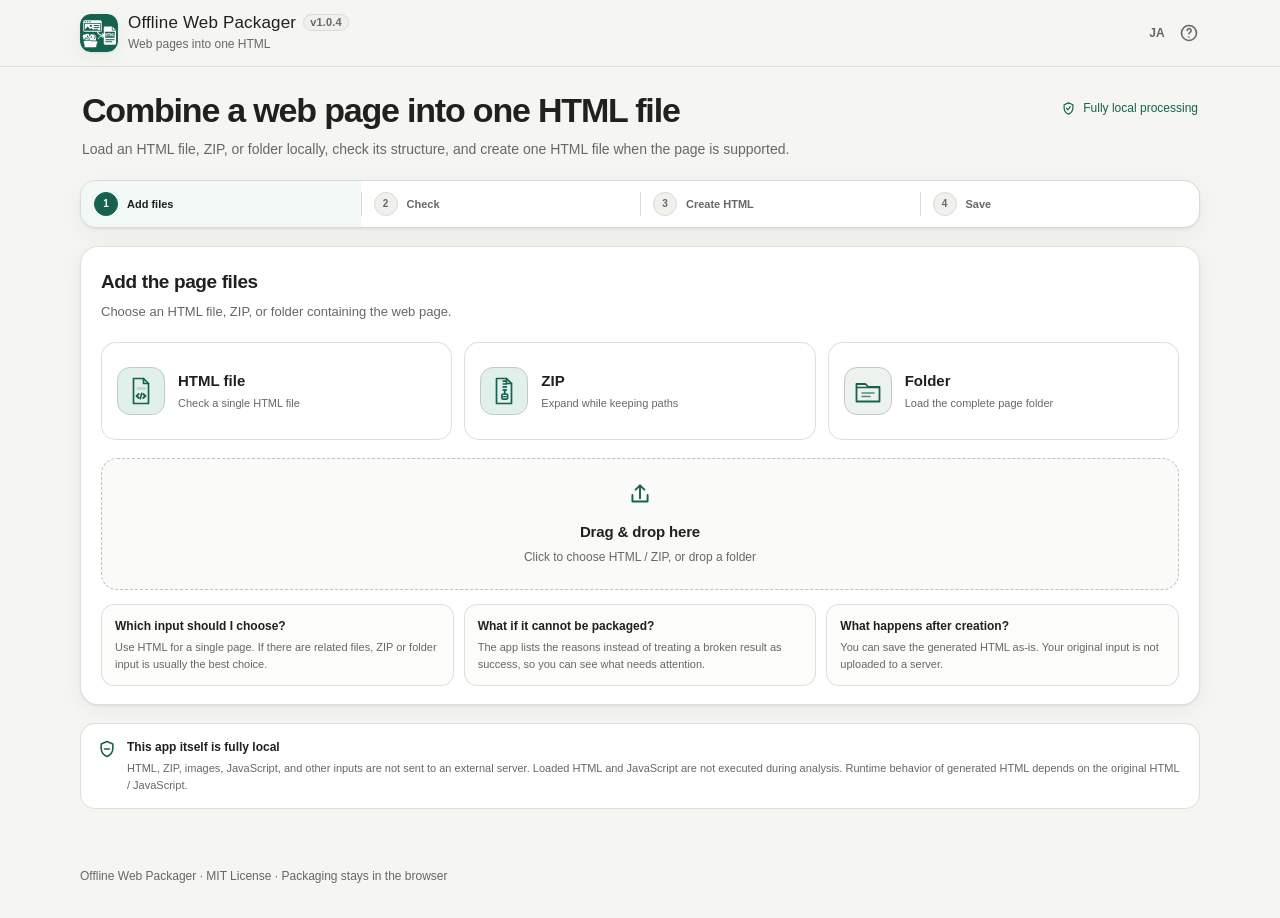
<file: offline-web-packager.html>
<!doctype html>
<html lang="ja">
<head>
  <meta charset="utf-8">
  <meta name="viewport" content="width=device-width,initial-scale=1,viewport-fit=cover">
  <meta name="color-scheme" content="light">
  <meta name="theme-color" content="#f5f5f2">
  <meta http-equiv="Content-Security-Policy" content="default-src 'self' data: blob:; script-src 'self' 'unsafe-inline' blob:; style-src 'self' 'unsafe-inline'; img-src 'self' data: blob:; font-src 'self' data: blob:; media-src 'self' data: blob:; worker-src 'self' blob:; connect-src 'none'; object-src 'none'; frame-src 'none'; base-uri 'none'; form-action 'none'">
  <title>Offline Web Packager</title>
  <link rel="icon" href="[data-uri]">
  <style>
    :root {
      color-scheme: light;
      --bg: #f5f5f2;
      --surface: #fff;
      --surface-muted: #f0f1ed;
      --surface-hover: #e9ebe6;
      --text: #20211f;
      --muted: #666963;
      --line: #dadbd6;
      --line-strong: #bfc1ba;
      --accent: #16624f;
      --accent-hover: #0e503f;
      --accent-soft: #e1f0ea;
      --warn: #8a5a00;
      --warn-soft: #fff4d8;
      --danger: #b3261e;
      --danger-soft: #fdecea;
      --focus: #4d8bc7;
      --shadow-sm: 0 1px 2px rgba(25,28,24,.08),0 6px 24px rgba(25,28,24,.05);
      --shadow-md: 0 20px 44px rgba(25,28,24,.16);
      --radius: 14px;
      --header-height: 66px;
    }
    * { box-sizing: border-box; }
    html { min-height: 100%; background: var(--bg); scroll-behavior: smooth; }
    body {
      margin: 0; min-height: 100vh; background: var(--bg); color: var(--text);
      font-family: -apple-system,BlinkMacSystemFont,"Segoe UI","Noto Sans JP","Yu Gothic UI","Hiragino Kaku Gothic ProN",Meiryo,sans-serif;
      font-size: 15px; line-height: 1.55; -webkit-font-smoothing: antialiased;
    }
    button,input,select { font: inherit; }
    button { color: inherit; }
    button:focus-visible,input:focus-visible,select:focus-visible,summary:focus-visible,[tabindex]:focus-visible {
      outline: 3px solid color-mix(in srgb,var(--focus) 55%,transparent); outline-offset: 2px;
    }
    .sr-only { position:absolute!important; width:1px!important; height:1px!important; padding:0!important; margin:-1px!important; overflow:hidden!important; clip:rect(0,0,0,0)!important; white-space:nowrap!important; border:0!important; }
    .app-header { position: sticky; z-index: 30; top: 0; min-height: var(--header-height); border-bottom: 1px solid color-mix(in srgb,var(--line) 82%,transparent); background: color-mix(in srgb,var(--bg) 92%,transparent); backdrop-filter: blur(16px) saturate(1.2); }
    .header-inner { width:min(1180px,100%); min-height:var(--header-height); margin:0 auto; padding:10px clamp(14px,2.8vw,30px); display:flex; align-items:center; gap:14px; }
    .brand { display:flex; align-items:center; gap:10px; min-width:0; }
    .brand-mark { display:block; width:38px; height:38px; flex:0 0 auto; border-radius:11px; overflow:hidden; box-shadow:var(--shadow-sm); }
    .brand-mark img { width:100%; height:100%; display:block; }
    .brand-copy { min-width:0; }
    .brand-name { margin:0; font-size:17px; line-height:1.2; letter-spacing:.01em; white-space:nowrap; overflow:hidden; text-overflow:ellipsis; }
    .version-badge { display:inline-flex; align-items:center; margin-left:7px; padding:1px 6px; border:1px solid var(--line); border-radius:999px; color:var(--muted); background:var(--surface-muted); font-size:11px; font-weight:650; vertical-align:2px; }
    .brand-meta { margin:2px 0 0; color:var(--muted); font-size:12px; white-space:nowrap; overflow:hidden; text-overflow:ellipsis; }
    .header-actions { margin-left:auto; display:flex; align-items:center; gap:12px; }
    .language-button { min-width:0; padding:5px 1px; border:0; background:transparent; color:var(--muted); font-size:12px; font-weight:750; letter-spacing:.02em; cursor:pointer; transition:color .16s ease,opacity .16s ease; }
    .language-button:hover { color:var(--text); }
    .language-button:active { opacity:.65; }
    .icon-button { display:inline-grid; place-items:center; width:38px; height:38px; padding:0; border:1px solid var(--line); border-radius:10px; background:var(--surface); cursor:pointer; transition:border-color .16s ease,background .16s ease,transform .16s ease; }
    .icon-button:hover { border-color:var(--line-strong); background:var(--surface-hover); }
    .icon-button:active { transform:translateY(1px); }
    .icon-button svg { width:18px; height:18px; display:block; }
    .header-icon-button { width:auto; height:auto; padding:5px 1px; border:0; border-radius:0; background:transparent; color:var(--muted); transition:color .16s ease,opacity .16s ease; }
    .header-icon-button:hover { border-color:transparent; background:transparent; color:var(--text); }
    .header-icon-button:active { transform:none; opacity:.65; }
    .header-icon-button svg { width:20px; height:20px; }
    .main { width:min(1180px,100%); margin:0 auto; padding:22px clamp(14px,2.8vw,30px) 58px; }
    .page-intro { display:flex; align-items:flex-start; justify-content:space-between; gap:20px; padding:0 2px 20px; }
    .page-intro h1 { margin:0; font-size:clamp(25px,4vw,34px); line-height:1.25; letter-spacing:-.035em; }
    .page-intro p { margin:7px 0 0; max-width:760px; color:var(--muted); font-size:14px; }
    .local-badge { display:inline-flex; align-items:center; gap:7px; flex:0 0 auto; margin-top:3px; padding:7px 0; border:0; border-radius:0; color:var(--accent); background:transparent; font-size:12px; font-weight:500; white-space:nowrap; }
    .local-badge svg { width:15px; height:15px; }

    .workflow { margin:0 0 18px; border:1px solid var(--line); border-radius:16px; background:var(--surface); box-shadow:var(--shadow-sm); overflow:hidden; }
    .workflow-list { display:grid; grid-template-columns:repeat(4,minmax(0,1fr)); margin:0; padding:0; list-style:none; }
    .workflow-step { position:relative; display:flex; align-items:center; gap:9px; min-width:0; padding:11px 13px; color:var(--muted); font-size:11px; font-weight:720; }
    .workflow-step + .workflow-step::before { content:""; position:absolute; left:0; top:24%; bottom:24%; width:1px; background:var(--line); }
    .workflow-number { display:grid; place-items:center; width:24px; height:24px; flex:0 0 auto; border:1px solid var(--line); border-radius:50%; background:var(--surface-muted); color:var(--muted); font-size:10px; font-weight:850; }
    .workflow-label { overflow:hidden; text-overflow:ellipsis; white-space:nowrap; }
    .workflow-step[data-state="current"] { color:var(--text); background:color-mix(in srgb,var(--accent-soft) 48%,#fff); }
    .workflow-step[data-state="current"] .workflow-number { border-color:var(--accent); background:var(--accent); color:#fff; }
    .workflow-step[data-state="done"] { color:var(--accent); }
    .workflow-step[data-state="done"] .workflow-number { border-color:var(--accent); background:var(--accent-soft); color:var(--accent); }
    .panel { margin:0 0 18px; border:1px solid color-mix(in srgb,var(--line) 84%,transparent); border-radius:18px; background:var(--surface); box-shadow:var(--shadow-sm); overflow:hidden; }
    .panel-head { display:flex; justify-content:space-between; align-items:flex-start; gap:16px; padding:20px 20px 4px; }
    .panel-head h2 { margin:0; font-size:19px; letter-spacing:-.02em; }
    .panel-head p { margin:5px 0 0; color:var(--muted); font-size:13px; }
    .input-grid { display:grid; grid-template-columns:repeat(3,minmax(0,1fr)); gap:12px; padding:16px 20px; }
    .input-button { min-height:98px; display:flex; align-items:center; gap:13px; width:100%; padding:15px; border:1px solid color-mix(in srgb,var(--line) 88%,transparent); border-radius:15px; background:var(--surface); box-shadow:0 1px 0 rgba(255,255,255,.9) inset; text-align:left; cursor:pointer; transition:border-color .15s ease,background .15s ease,transform .15s ease,box-shadow .15s ease; }
    .input-button:hover { border-color:color-mix(in srgb,var(--accent) 48%,var(--line)); background:var(--accent-soft); box-shadow:0 6px 16px rgba(22,98,79,.08); }
    .input-button:active { transform:translateY(1px); }
    .input-icon { display:grid; place-items:center; width:48px; height:48px; flex:0 0 auto; border:1px solid color-mix(in srgb,var(--accent) 13%,var(--line)); border-radius:13px; background:color-mix(in srgb,var(--accent-soft) 72%,#fff); color:var(--accent); }
    .input-icon svg { width:32px; height:32px; }
    .input-button[data-kind="html"] .input-icon { background:var(--accent-soft); }
    .input-button[data-kind="zip"] .input-icon { background:var(--accent-soft); }
    .input-button[data-kind="folder"] .input-icon { background:#edf2ef; }
    .input-label { display:block; font-weight:780; }
    .input-note { display:block; margin-top:3px; color:var(--muted); font-size:11px; font-weight:500; }
    .dropzone { margin:2px 20px 14px; min-height:132px; display:grid; place-items:center; padding:22px; border:1.5px dashed var(--line-strong); border-radius:16px; background:#fafaf8; text-align:center; cursor:pointer; transition:border-color .15s ease,background .15s ease,box-shadow .15s ease,transform .15s ease; }
    .dropzone:hover,.dropzone:focus-visible,.dropzone[data-active="true"] { border-color:var(--accent); background:var(--accent-soft); box-shadow:inset 0 0 0 1px var(--accent), 0 8px 22px rgba(22,98,79,.07); }
    .dropzone:active { transform:translateY(1px); }
    .dropzone[aria-disabled="true"] { cursor:not-allowed; opacity:.58; transform:none; }
    .dropzone svg { width:26px; height:26px; color:var(--accent); }
    .dropzone strong { display:block; margin-top:7px; font-size:15px; letter-spacing:-.01em; }
    .dropzone span { display:block; margin-top:4px; color:var(--muted); font-size:12px; }
    .quick-guide { display:grid; grid-template-columns:repeat(3,minmax(0,1fr)); gap:10px; padding:0 20px 18px; }
    .quick-guide-item { min-width:0; padding:12px 13px; border:1px solid color-mix(in srgb,var(--line) 84%,transparent); border-radius:13px; background:#fcfcfb; }
    .quick-guide-item strong { display:block; font-size:12px; }
    .quick-guide-item p { margin:4px 0 0; color:var(--muted); font-size:11px; line-height:1.55; }
    .busy-row { display:none; align-items:center; gap:10px; margin:0 20px 20px; padding:12px 14px; border-radius:12px; background:var(--surface-muted); color:var(--muted); font-size:13px; }
    .busy-row[data-visible="true"] { display:flex; }
    .busy-copy { min-width:0; flex:1 1 auto; }
    .busy-copy strong { display:block; color:var(--text); font-size:12px; }
    .busy-progress-line { display:flex; align-items:center; gap:8px; margin-top:5px; }
    .busy-progress { width:min(300px,40vw); height:7px; accent-color:var(--accent); }
    .busy-progress-text { min-width:42px; color:var(--muted); font-size:10px; font-variant-numeric:tabular-nums; }
    .busy-cancel { min-height:36px; flex:0 0 auto; padding:6px 10px; }
    .spinner { width:17px; height:17px; flex:0 0 auto; border:2px solid var(--line-strong); border-top-color:var(--accent); border-radius:50%; animation:spin .8s linear infinite; }
    @keyframes spin { to { transform:rotate(360deg); } }
    .result-panel[hidden] { display:none; }
    .result-status { display:flex; align-items:flex-start; gap:12px; padding:20px 20px 18px; border-bottom:1px solid var(--line); background:#f8fcfa; }
    .result-status-icon { display:grid; place-items:center; width:38px; height:38px; flex:0 0 auto; border-radius:50%; background:var(--accent-soft); color:var(--accent); }
    .result-status-icon svg { width:21px; height:21px; }
    .result-status h2 { margin:0; font-size:18px; }
    .result-status p { margin:3px 0 0; color:var(--muted); font-size:12px; }
    .result-status[data-status="review"] { background:var(--warn-soft); }
    .result-status[data-status="review"] .result-status-icon { background:var(--warn-soft); color:var(--warn); }
    .result-status[data-status="blocked"] { background:var(--danger-soft); }
    .result-status[data-status="blocked"] .result-status-icon { background:var(--danger-soft); color:var(--danger); }
    .result-status[data-status="analyzing"] .result-status-icon { background:var(--surface-muted); color:var(--muted); }
    .analysis-section { border-top:1px solid var(--line); padding:16px 20px; }
    .analysis-head { display:flex; align-items:flex-start; justify-content:space-between; gap:12px; margin-bottom:11px; }
    .analysis-head h3 { margin:0; font-size:14px; }
    .analysis-head p { margin:3px 0 0; color:var(--muted); font-size:11px; }
    .analysis-counts { display:flex; flex-wrap:wrap; gap:6px; }
    .analysis-count { display:inline-flex; align-items:center; gap:5px; min-height:26px; padding:3px 8px; border:1px solid var(--line); border-radius:999px; background:var(--surface-muted); color:var(--muted); font-size:10px; font-weight:750; white-space:nowrap; }
    .analysis-count[data-kind="block"] { border-color:color-mix(in srgb,var(--danger) 22%,var(--line)); background:var(--danger-soft); color:var(--danger); }
    .analysis-count[data-kind="warning"] { border-color:color-mix(in srgb,var(--warn) 24%,var(--line)); background:var(--warn-soft); color:var(--warn); }
    .finding-list { display:grid; gap:8px; margin:0; padding:0; list-style:none; }
    .finding-item { display:grid; grid-template-columns:auto minmax(0,1fr); gap:10px; align-items:flex-start; padding:11px 12px; border:1px solid var(--line); border-radius:11px; background:#fcfcfb; }
    .finding-item[data-severity="block"] { border-color:color-mix(in srgb,var(--danger) 22%,var(--line)); background:color-mix(in srgb,var(--danger-soft) 55%,#fff); }
    .finding-item[data-severity="warning"] { border-color:color-mix(in srgb,var(--warn) 20%,var(--line)); background:color-mix(in srgb,var(--warn-soft) 52%,#fff); }
    .finding-icon { width:22px; height:22px; display:grid; place-items:center; margin-top:1px; border-radius:50%; background:var(--surface-muted); color:var(--accent); }
    .finding-item[data-severity="block"] .finding-icon { background:var(--danger-soft); color:var(--danger); }
    .finding-item[data-severity="warning"] .finding-icon { background:var(--warn-soft); color:var(--warn); }
    .finding-icon svg { width:14px; height:14px; }
    .finding-copy { min-width:0; }
    .finding-copy strong { display:block; font-size:12px; }
    .finding-copy p { margin:3px 0 0; color:var(--muted); font-size:11px; overflow-wrap:anywhere; }
    .finding-detail { margin-top:6px; }
    .finding-detail summary { width:max-content; max-width:100%; color:var(--muted); font-size:10px; cursor:pointer; }
    .finding-detail code { display:block; margin-top:6px; padding:7px 8px; border-radius:8px; background:rgba(255,255,255,.72); color:var(--muted); font-size:10px; white-space:pre-wrap; overflow-wrap:anywhere; }
    .analysis-ok { display:flex; align-items:flex-start; gap:9px; padding:11px 12px; border:1px solid color-mix(in srgb,var(--accent) 20%,var(--line)); border-radius:11px; background:var(--accent-soft); color:var(--accent); }
    .analysis-ok svg { width:18px; height:18px; flex:0 0 auto; margin-top:1px; }
    .analysis-ok p { margin:0; font-size:11px; font-weight:650; }
    .button:disabled { cursor:not-allowed; opacity:.48; transform:none; }
    .button:disabled:hover { border-color:var(--line); background:var(--surface); }
    .button.primary:disabled:hover { border-color:var(--accent); background:var(--accent); }
    .summary-grid { display:grid; grid-template-columns:repeat(4,minmax(0,1fr)); gap:9px; padding:16px 20px 0; }
    .summary-item { position:relative; min-width:0; padding:13px 13px 12px; border:1px solid color-mix(in srgb,var(--line) 88%,transparent); border-radius:14px; background:#f7f8f4; overflow:hidden; }
    .summary-item::before { content:""; position:absolute; left:0; top:0; width:100%; height:3px; background:var(--accent); opacity:.22; }
    .summary-label { display:block; color:var(--muted); font-size:10px; font-weight:700; }
    .summary-value { display:block; margin-top:2px; font-size:17px; font-weight:800; overflow-wrap:anywhere; }
    .entry-row { display:grid; grid-template-columns:minmax(0,1fr) auto; gap:12px; align-items:end; padding:16px 20px; }
    .field { display:grid; gap:6px; min-width:0; }
    .field label { font-size:11px; font-weight:750; color:var(--muted); }
    select { width:100%; min-height:42px; padding:8px 38px 8px 11px; border:1px solid var(--line); border-radius:10px; background:var(--surface); color:var(--text); }
    .entry-note { margin:0; max-width:310px; color:var(--muted); font-size:11px; text-align:right; }
    .report-actions { display:flex; flex-wrap:wrap; align-items:end; gap:12px; margin-top:18px; }
    .report-actions .field { flex:1 1 240px; min-width:0; }
    .report-actions input { width:100%; min-height:44px; padding:10px 12px; border:1px solid var(--line); border-radius:10px; font:inherit; color:var(--text); background:var(--surface); }
    .report-note { margin:8px 0 0; color:var(--muted); font-size:12px; line-height:1.7; }
    .file-section { border-top:1px solid var(--line); }
    .file-head { display:flex; justify-content:space-between; align-items:center; gap:12px; padding:13px 20px; }
    .file-head h3 { margin:0; font-size:14px; }
    .file-head span { color:var(--muted); font-size:11px; }
    .file-list { margin:0; padding:0 20px 16px; list-style:none; display:grid; gap:6px; max-height:370px; overflow:auto; overscroll-behavior:contain; }
    .file-item { display:grid; grid-template-columns:minmax(0,1fr) auto auto; gap:10px; align-items:center; min-height:44px; padding:8px 10px; border:1px solid color-mix(in srgb,var(--line) 88%,transparent); border-radius:12px; background:#fcfcfb; }
    .file-path { min-width:0; font-size:12px; font-weight:650; overflow-wrap:anywhere; }
    .file-type { padding:2px 7px; border-radius:999px; background:var(--surface-muted); color:var(--muted); font-size:10px; font-weight:750; text-transform:uppercase; }
    .file-size { min-width:62px; color:var(--muted); font-size:11px; text-align:right; white-space:nowrap; }
    .result-actions { display:flex; flex-wrap:wrap; justify-content:space-between; align-items:center; gap:10px; padding:0 20px 18px; }
    .result-actions .button-row { margin-left:auto; }
    .output-verification { display:grid; grid-template-columns:auto minmax(0,1fr); gap:10px; align-items:start; margin:16px 20px; padding:12px 14px; border:1px solid color-mix(in srgb,var(--accent) 20%,var(--line)); border-radius:12px; background:var(--accent-soft); color:var(--accent); }
    .output-verification[data-status="review"] { border-color:color-mix(in srgb,var(--warn) 24%,var(--line)); background:var(--warn-soft); color:var(--warn); }
    .output-verification > svg { width:22px; height:22px; flex:0 0 auto; margin-top:1px; }
    .output-verification strong { display:block; color:var(--text); font-size:12px; }
    .output-verification p { margin:3px 0 0; color:var(--muted); font-size:11px; }
    .output-note { flex:1 1 430px; min-width:0; margin:0; color:var(--muted); font-size:11px; line-height:1.65; }
    .button-row { display:flex; flex-wrap:wrap; gap:8px; }
    .button { min-height:42px; padding:8px 14px; border:1px solid var(--line); border-radius:11px; background:var(--surface); font-weight:750; cursor:pointer; transition:border-color .15s ease,background .15s ease,transform .15s ease,box-shadow .15s ease; }
    .button:hover { border-color:var(--line-strong); background:var(--surface-hover); box-shadow:0 5px 14px rgba(25,28,24,.08); }
    .button:active { transform:translateY(1px); }
    .button.primary { border-color:var(--accent); color:#fff; background:var(--accent); }
    .button.primary:hover { border-color:var(--accent-hover); background:var(--accent-hover); }
    .button.danger { color:var(--danger); }
    .foundation-note { margin:0; color:var(--muted); font-size:11px; }
    .error-panel { display:none; margin:0 0 18px; padding:14px 16px; border:1px solid color-mix(in srgb,var(--danger) 25%,var(--line)); border-radius:13px; background:var(--danger-soft); }
    .error-panel[data-visible="true"] { display:block; }
    .error-panel strong { display:block; color:var(--danger); }
    .error-panel p { margin:4px 0 0; font-size:12px; }
    .error-detail { margin-top:8px; }
    .error-detail summary { color:var(--muted); font-size:11px; cursor:pointer; }
    .error-detail code { display:block; margin-top:7px; padding:8px; border-radius:8px; background:rgba(255,255,255,.68); color:var(--muted); font-size:10px; white-space:pre-wrap; overflow-wrap:anywhere; }
    .privacy-strip { display:grid; grid-template-columns:auto minmax(0,1fr); gap:10px; align-items:start; margin-top:18px; padding:14px 16px; border:1px solid color-mix(in srgb,var(--line) 88%,transparent); border-radius:15px; background:var(--surface); }
    .privacy-strip svg { width:20px; height:20px; margin-top:1px; color:var(--accent); }
    .privacy-strip strong { display:block; font-size:12px; }
    .privacy-strip p { margin:3px 0 0; color:var(--muted); font-size:11px; }
    details.build-info { margin-top:18px; border:1px solid var(--line); border-radius:12px; background:var(--surface); overflow:hidden; }
    details.build-info > summary { padding:12px 14px; cursor:pointer; font-size:12px; font-weight:720; }
    .build-grid { display:grid; grid-template-columns:repeat(3,1fr); gap:8px; padding:0 14px 14px; }
    .build-item { padding:9px; border-radius:9px; background:var(--surface-muted); }
    .build-item span { display:block; color:var(--muted); font-size:9px; }
    .build-item strong { display:block; margin-top:2px; overflow-wrap:anywhere; font-size:11px; }
    footer { width:min(1180px,100%); margin:0 auto; padding:0 clamp(14px,2.8vw,30px) 32px; color:var(--muted); font-size:12px; }
    html:has(dialog:modal), body:has(dialog:modal) { overflow:hidden; overscroll-behavior:none; }
    dialog { width:min(610px,calc(100vw - 30px)); max-height:min(760px,calc(100dvh - 30px)); padding:0; border:1px solid var(--line); border-radius:16px; background:var(--surface); box-shadow:var(--shadow-md); overflow:hidden; }
    dialog[open] { display:flex; flex-direction:column; }
    dialog::backdrop { background:rgba(0,0,0,.34); backdrop-filter:blur(2px); }
    .dialog-header { position:sticky; top:0; z-index:1; display:flex; align-items:center; justify-content:space-between; gap:12px; padding:15px 17px; border-bottom:1px solid var(--line); background:var(--surface); }
    .dialog-header h2 { margin:0; font-size:17px; }
    .dialog-close { display:grid; place-items:center; width:34px; height:34px; border:0; border-radius:9px; background:transparent; cursor:pointer; }
    .dialog-close svg { width:18px; height:18px; }
    .dialog-body { min-height:0; padding:16px 18px 22px; overflow:auto; overscroll-behavior:contain; }
    .dialog-body h3 { margin:18px 0 7px; font-size:13px; }
    .dialog-body h3:first-child { margin-top:0; }
    .dialog-body p,.dialog-body li { color:var(--muted); font-size:12px; }
    .dialog-body ol,.dialog-body ul { padding-left:20px; }
    .dialog-note { padding:11px 12px; border-radius:10px; background:var(--surface-muted); }
    .app-confirm-dialog { width:min(480px,calc(100vw - 30px)); }
    .app-confirm-dialog .dialog-header { flex:0 0 auto; }
    .app-confirm-body { flex:1 1 auto; min-height:0; padding:14px 18px 18px; overflow:auto; overscroll-behavior:contain; }
    .app-confirm-message { margin:0; color:var(--muted); font-size:13px; }
    .app-confirm-actions { display:grid; grid-template-columns:1fr 1fr; gap:8px; margin-top:16px; }
    .app-confirm-button { min-height:42px; border:1px solid var(--line); border-radius:10px; background:var(--surface); font-weight:750; cursor:pointer; }
    .app-confirm-button.primary { border-color:var(--accent); color:#fff; background:var(--accent); }
    .app-confirm-button.danger { border-color:var(--danger); color:#fff; background:var(--danger); }
    .app-toast { position:fixed; right:18px; bottom:calc(18px + env(safe-area-inset-bottom)); z-index:60; display:flex; align-items:center; gap:12px; max-width:min(430px,calc(100vw - 36px)); padding:10px 13px; border:1px solid var(--line); border-radius:12px; background:var(--surface); box-shadow:var(--shadow-md); opacity:0; pointer-events:none; transform:translateY(8px); transition:opacity .16s ease,transform .16s ease; }
    .app-toast[data-visible="true"] { opacity:1; pointer-events:auto; transform:translateY(0); }
    .app-toast-message { font-size:12px; }

    .mobile-action-bar { display:none; }
    @media (max-width:760px) {footer{display:none}
      .main { padding-top:18px; padding-bottom:42px; }
      .page-intro { display:block; }
      .local-badge { margin-top:12px; }
      .input-grid { grid-template-columns:1fr; }
      .input-button { min-height:72px; }
      .quick-guide { grid-template-columns:1fr; }
      .summary-grid { grid-template-columns:1fr 1fr; }
      .entry-row { grid-template-columns:1fr; align-items:start; }
      .entry-note { max-width:none; text-align:left; }
      .file-item { grid-template-columns:minmax(0,1fr) auto; }
      .file-size { grid-column:2; }
      .file-type { display:none; }
      .build-grid { grid-template-columns:1fr; }
      body[data-mobile-action="true"] .main { padding-bottom:calc(122px + env(safe-area-inset-bottom)); }
      body[data-mobile-action="true"] footer { padding-bottom:calc(104px + env(safe-area-inset-bottom)); }
      .mobile-action-bar:not([hidden]) { position:fixed; left:10px; right:10px; bottom:calc(10px + env(safe-area-inset-bottom)); z-index:45; display:flex; align-items:center; gap:12px; padding:10px; border:1px solid color-mix(in srgb,var(--line) 86%,transparent); border-radius:14px; background:color-mix(in srgb,var(--surface) 96%,transparent); box-shadow:var(--shadow-md); backdrop-filter:blur(14px) saturate(1.1); }
      .mobile-action-copy { min-width:0; flex:1 1 auto; }
      .mobile-action-copy strong { display:block; overflow:hidden; text-overflow:ellipsis; white-space:nowrap; font-size:12px; }
      .mobile-action-copy span { display:block; margin-top:1px; overflow:hidden; text-overflow:ellipsis; white-space:nowrap; color:var(--muted); font-size:10px; }
      .mobile-action-bar .button { flex:0 0 auto; min-height:46px; max-width:52%; }
    }
    @media (max-width:520px) {
      :root { --header-height:58px; }
      .header-inner { padding-block:8px; }
      .brand-mark { width:34px; height:34px; border-radius:10px; }
      .brand-name { font-size:15px; }
      .brand-meta { display:none; }
      .header-actions { gap:11px; }
      .language-button { padding-block:6px; }
      .header-icon-button { padding-block:6px; }
      .workflow-list { grid-template-columns:1fr 1fr; }
      .workflow-step { padding:9px 11px; }
      .workflow-step:nth-child(3)::before { display:none; }
      .input-icon { width:46px; height:46px; }
      .input-icon svg { width:30px; height:30px; }
      .panel-head,.input-grid,.result-status,.entry-row,.file-head,.result-actions,.analysis-section,.quick-guide { padding-left:14px; padding-right:14px; }
      .dropzone,.output-verification { margin-left:14px; margin-right:14px; }
      .busy-row { margin-left:14px; margin-right:14px; align-items:flex-start; flex-wrap:wrap; }
      .busy-copy { flex-basis:calc(100% - 40px); }
      .busy-progress { width:100%; }
      .busy-cancel { width:100%; min-height:44px; }
      .summary-grid { padding-left:14px; padding-right:14px; }
      .file-list { padding-left:14px; padding-right:14px; }
      .result-actions { align-items:stretch; }
      .result-actions .button-row { width:100%; }
      .result-actions .button { flex:1 1 auto; min-height:46px; }
      dialog { width:100%; max-width:none; max-height:calc(100dvh - 12px - env(safe-area-inset-top)); margin:auto 0 0; border-width:1px 0 0; border-radius:20px 20px 0 0; }
      .dialog-body { padding-bottom:calc(24px + env(safe-area-inset-bottom)); }
      .app-confirm-body { padding-bottom:calc(18px + env(safe-area-inset-bottom)); }
      .app-confirm-actions { grid-template-columns:1fr; }
      .app-confirm-button { min-height:48px; }
    }
    @media (prefers-reduced-motion:reduce) { *,*::before,*::after { scroll-behavior:auto!important; transition-duration:.01ms!important; animation-duration:.01ms!important; } }
  </style>
</head>
<body>
  <header class="app-header">
    <div class="header-inner">
      <div class="brand">
        <div class="brand-mark" aria-hidden="true"><img id="appBrandIcon" src="[data-uri]" alt=""></div>
        <div class="brand-copy">
          <p class="brand-name"><span id="brandName">Offline Web Packager</span><span class="version-badge" id="versionBadge">v1.0.4</span></p>
          <p class="brand-meta" data-i18n="brandMeta">Webページを1つのHTMLへ</p>
        </div>
      </div>
      <div class="header-actions">
        <button class="language-button" id="languageButton" type="button" aria-label="英語に切り替え" title="英語に切り替え">EN</button>
        <button class="icon-button header-icon-button" id="helpButton" type="button" data-i18n-title="helpTitle" data-i18n-aria-label="helpTitle" title="使い方と注意事項" aria-label="使い方と注意事項">
          <svg viewBox="0 0 24 24" fill="none" stroke="currentColor" stroke-width="1.9" stroke-linecap="round" stroke-linejoin="round" aria-hidden="true"><circle cx="12" cy="12" r="9"/><path d="M9.8 9a2.35 2.35 0 1 1 3.72 1.9c-.92.67-1.52 1.12-1.52 2.1"/><path d="M12 17h.01"/></svg>
        </button>
      </div>
    </div>
  </header>

  <main class="main">
    <section class="page-intro" aria-labelledby="heroTitle">
      <div>
        <h1 id="heroTitle" data-i18n="introTitle">Webページを1つのHTMLにまとめる</h1>
        <p data-i18n="lead">HTML、ZIP、フォルダを端末内で読み込み、構成を確認して、対応範囲なら1つのHTMLを作成します。</p>
      </div>
      <div class="local-badge">
        <svg viewBox="0 0 24 24" fill="none" stroke="currentColor" stroke-width="1.9" stroke-linecap="round" stroke-linejoin="round" aria-hidden="true"><path d="M12 3 5 6v5c0 4.6 2.8 8 7 10 4.2-2 7-5.4 7-10V6z"/><path d="m9 12 2 2 4-5"/></svg>
        <span data-i18n="localBadge">完全ローカル処理</span>
      </div>
    </section>

    <nav class="workflow" id="workflow" data-i18n-aria-label="workflowLabel" aria-label="作業の流れ">
      <ol class="workflow-list">
        <li class="workflow-step" id="workflowStep1" data-state="current"><span class="workflow-number">1</span><span class="workflow-label" data-i18n="stepAdd">ファイルを追加</span></li>
        <li class="workflow-step" id="workflowStep2" data-state="upcoming"><span class="workflow-number">2</span><span class="workflow-label" data-i18n="stepCheck">確認</span></li>
        <li class="workflow-step" id="workflowStep3" data-state="upcoming"><span class="workflow-number">3</span><span class="workflow-label" data-i18n="stepCreate">HTMLを作成</span></li>
        <li class="workflow-step" id="workflowStep4" data-state="upcoming"><span class="workflow-number">4</span><span class="workflow-label" data-i18n="stepSave">保存</span></li>
      </ol>
    </nav>

    <section class="panel" id="inputPanel" aria-labelledby="inputTitle">
      <div class="panel-head">
        <div><h2 id="inputTitle" data-i18n="inputTitle">ページ一式を追加</h2><p data-i18n="inputBody">手元のHTML、ZIP、またはWebページのフォルダを選んでください。</p></div>
      </div>
      <div class="input-grid">
        <button class="input-button" id="chooseHtmlButton" data-kind="html" type="button">
          <span class="input-icon" aria-hidden="true"><svg viewBox="0 0 32 32" fill="none" stroke="currentColor" stroke-linecap="round" stroke-linejoin="round"><path d="M8.5 3.5h10l5 5v20h-15z" stroke-width="1.7"/><path d="M18.5 3.5v5h5" stroke-width="1.7"/><rect x="11.5" y="12" width="9.5" height="3" rx="1.2" fill="currentColor" stroke="none" opacity=".16"/><path d="m13.8 19-2.3 2 2.3 2m4.4-4 2.3 2-2.3 2" stroke-width="1.9"/><path d="m16.7 18.2-1.4 5.6" stroke-width="1.6"/></svg></span>
          <span><span class="input-label" data-i18n="htmlButton">HTMLファイル</span><span class="input-note" data-i18n="htmlNote">1つのHTMLを確認</span></span>
        </button>
        <button class="input-button" id="chooseZipButton" data-kind="zip" type="button">
          <span class="input-icon" aria-hidden="true"><svg viewBox="0 0 32 32" fill="none" stroke="currentColor" stroke-linecap="round" stroke-linejoin="round"><path d="M8.5 3.5h10l5 5v20h-15z" stroke-width="1.7"/><path d="M18.5 3.5v5h5" stroke-width="1.7"/><path d="M15.2 6.1h3.1M15.2 9h3.1M15.2 11.9h3.1M15.2 14.8h3.1" stroke-width="1.7"/><path d="M16.75 14.9v4.2" stroke-width="1.7"/><rect x="13.9" y="19" width="5.7" height="5.2" rx="1.3" stroke-width="1.7"/><path d="M15.4 21.6h2.7" stroke-width="1.4"/></svg></span>
          <span><span class="input-label" data-i18n="zipButton">ZIP</span><span class="input-note" data-i18n="zipNote">フォルダ構成を保って展開</span></span>
        </button>
        <button class="input-button" id="chooseFolderButton" data-kind="folder" type="button">
          <span class="input-icon" aria-hidden="true"><svg viewBox="0 0 32 32" fill="none" stroke="currentColor" stroke-linecap="round" stroke-linejoin="round"><path d="M4.5 9h9l2.8 3H27.5v14.5h-23z" stroke-width="1.8"/><path d="M5 12.5h22" stroke-width="1.5"/><path d="M10 18h12M10 21.5h8" stroke-width="1.5" opacity=".72"/></svg></span>
          <span><span class="input-label" data-i18n="folderButton">フォルダ</span><span class="input-note" data-i18n="folderNote">Webページ一式をまとめて読み込み</span></span>
        </button>
      </div>
      <div class="dropzone" id="dropzone" data-active="false" role="button" tabindex="0" data-i18n-aria-label="dropAria" aria-label="HTMLまたはZIPを選択、またはHTML・ZIP・フォルダをドラッグ＆ドロップ">
        <div>
          <svg viewBox="0 0 24 24" fill="none" stroke="currentColor" stroke-width="1.8" stroke-linecap="round" stroke-linejoin="round" aria-hidden="true"><path d="M12 16V4m0 0L8 8m4-4 4 4"/><path d="M5 13v6h14v-6"/></svg>
          <strong data-i18n="dropTitle">ここにドラッグ＆ドロップ</strong>
          <span data-i18n="dropBody">クリックしてHTML / ZIPを選択することもできます</span>
        </div>
      </div>
      <div class="quick-guide" aria-label="Quick guide">
        <div class="quick-guide-item"><strong data-i18n="guideTitle1">まず何を選べばよい？</strong><p data-i18n="guideBody1">ページ1枚だけならHTML、関連ファイルもあるならZIPかフォルダがおすすめです。</p></div>
        <div class="quick-guide-item"><strong data-i18n="guideTitle2">変換できないときは？</strong><p data-i18n="guideBody2">理由を一覧で表示します。成功扱いにせず、何を直せばよいか分かる形にします。</p></div>
        <div class="quick-guide-item"><strong data-i18n="guideTitle3">作成後の扱いは？</strong><p data-i18n="guideBody3">生成したHTMLはそのまま保存できます。元の入力はサーバーへ送信しません。</p></div>
      </div>
      <div class="busy-row" id="busyRow" data-visible="false" role="status" aria-live="polite">
        <span class="spinner" aria-hidden="true"></span>
        <div class="busy-copy"><strong id="busyText" data-i18n="reading">読み込んでいます…</strong><div class="busy-progress-line"><progress class="busy-progress" id="busyProgress" max="100"></progress><span class="busy-progress-text" id="busyProgressText"></span></div></div>
        <button class="button busy-cancel" id="cancelOperationButton" type="button" hidden data-i18n="cancelOperation">キャンセル</button>
      </div>
      <input id="quickInput" class="sr-only" type="file" accept=".html,.htm,.zip,text/html,application/zip">
      <input id="htmlInput" class="sr-only" type="file" accept=".html,.htm,text/html">
      <input id="zipInput" class="sr-only" type="file" accept=".zip,application/zip">
      <input id="folderInput" class="sr-only" type="file" webkitdirectory directory multiple>
    </section>

    <section class="error-panel" id="errorPanel" data-visible="false" role="alert" tabindex="-1">
      <strong id="errorTitle" data-i18n="errorTitle">読み込めませんでした</strong>
      <p id="errorMessage"></p>
      <details class="error-detail" id="errorDetail" hidden><summary data-i18n="technicalDetail">技術的な詳細</summary><code id="errorCode"></code></details>
    </section>

    <section class="panel result-panel" id="resultPanel" hidden aria-labelledby="resultTitle">
      <div class="result-status" id="analysisStatus" data-status="analyzing" aria-live="polite">
        <span class="result-status-icon" id="analysisStatusIcon" aria-hidden="true"></span>
        <div><h2 id="resultTitle" tabindex="-1">解析しています</h2><p id="resultSubtitle">ファイルの参照関係を静的に確認しています。HTMLやJavaScriptは実行しません。</p></div>
      </div>
      <div class="summary-grid">
        <div class="summary-item"><span class="summary-label" data-i18n="sourceType">入力</span><strong class="summary-value" id="sourceTypeValue">—</strong></div>
        <div class="summary-item"><span class="summary-label" data-i18n="fileCount">ファイル</span><strong class="summary-value" id="fileCountValue">0</strong></div>
        <div class="summary-item"><span class="summary-label" data-i18n="htmlCount">HTML</span><strong class="summary-value" id="htmlCountValue">0</strong></div>
        <div class="summary-item"><span class="summary-label" data-i18n="totalSize">合計サイズ</span><strong class="summary-value" id="totalSizeValue">0 B</strong></div>
      </div>
      <div class="entry-row">
        <div class="field"><label for="entryHtmlSelect" data-i18n="entryHtml">開始HTML</label><select id="entryHtmlSelect"></select></div>
        <p class="entry-note" id="entryNote"></p>
      </div>
      <section class="analysis-section" aria-labelledby="analysisTitle">
        <div class="analysis-head">
          <div><h3 id="analysisTitle" data-i18n="analysisTitle">確認結果</h3><p data-i18n="analysisBody">開始HTMLからたどれる参照と、対応外の構成を静的に確認します。</p></div>
          <div class="analysis-counts" id="analysisCounts"></div>
        </div>
        <div id="analysisResults"></div>
        <div class="report-actions">
          <div class="field"><label for="reportFilename" data-i18n="reportFilename">確認レポートのファイル名 (.txt)</label><input id="reportFilename" type="text" maxlength="200" disabled aria-describedby="reportNote" autocomplete="off" spellcheck="false"></div>
          <button class="button" id="saveReportButton" type="button" disabled data-i18n="saveReport">確認レポートを保存</button>
        </div>
        <p class="report-note" id="reportNote" data-i18n="reportNote">変換できない場合も、現在の確認結果をテキストで保存できます。ソース本文は含めません。</p>
      </section>
      <div class="file-section">
        <div class="file-head"><h3 data-i18n="filesTitle">読み込んだファイル</h3><span id="fileListHint"></span></div>
        <ul class="file-list" id="fileList"></ul>
      </div>
      <div class="result-actions">
        <p class="foundation-note" id="versionStageNote" data-i18n="analysisStageNote">確認結果に問題がなければ、次は「1つのHTMLを作成」を押します。</p>
        <div class="button-row"><button class="button danger" id="clearButton" type="button" data-i18n="clear">別のファイルに切り替える</button><button class="button primary" id="createHtmlButton" type="button" disabled data-i18n="createHtml">1つのHTMLを作成</button></div>
      </div>
    </section>

    <section class="panel output-panel" id="outputPanel" hidden aria-labelledby="outputTitle">
      <div class="result-status" data-status="convertible" aria-live="polite">
        <span class="result-status-icon" aria-hidden="true"><svg viewBox="0 0 24 24" fill="none" stroke="currentColor" stroke-width="2" stroke-linecap="round" stroke-linejoin="round"><path d="m5 12 4 4L19 6"/></svg></span>
        <div><h2 id="outputTitle" tabindex="-1" data-i18n="outputTitle">HTMLを作成しました</h2><p data-i18n="outputBody">必要なローカルファイルを1つのHTML内へ取り込みました。</p></div>
      </div>
      <div class="summary-grid">
        <div class="summary-item"><span class="summary-label" data-i18n="outputFile">保存ファイル</span><strong class="summary-value output-filename" id="outputFilename">—</strong></div>
        <div class="summary-item"><span class="summary-label" data-i18n="outputSize">生成サイズ</span><strong class="summary-value" id="outputSize">—</strong></div>
        <div class="summary-item"><span class="summary-label" data-i18n="embeddedFiles">取り込んだファイル</span><strong class="summary-value" id="embeddedFilesValue">0</strong></div>
        <div class="summary-item"><span class="summary-label" data-i18n="outputEntry">開始HTML</span><strong class="summary-value output-filename" id="outputEntryValue">—</strong></div>
      </div>
      <div class="output-verification" id="outputVerification" data-status="verified">
        <svg viewBox="0 0 24 24" fill="none" stroke="currentColor" stroke-width="2" stroke-linecap="round" stroke-linejoin="round" aria-hidden="true"><circle cx="12" cy="12" r="9"/><path d="m8 12 2.5 2.5L16 9"/></svg>
        <div><strong id="outputVerificationTitle" data-i18n="verificationTitle">作成後の確認</strong><p id="outputVerificationBody" data-i18n="verificationVerified">未解決のローカル参照や取り込み漏れは見つかりませんでした。</p></div>
      </div>
      <div class="result-actions">
        <p class="output-note" data-i18n="generatedRuntimeNote">生成したHTMLの実行時動作は、元のHTML / JavaScriptの内容に依存します。このツール自体は入力ファイルを外部送信しませんが、生成HTMLの安全性までは保証しません。</p>
        <div class="button-row"><button class="button" id="releaseOutputButton" type="button" data-i18n="releaseOutput">作成結果を閉じる</button><button class="button primary" id="saveHtmlButton" type="button" data-i18n="saveHtml">HTMLを保存</button></div>
      </div>
    </section>

    <section class="privacy-strip" aria-label="Privacy">
      <svg viewBox="0 0 24 24" fill="none" stroke="currentColor" stroke-width="1.9" stroke-linecap="round" stroke-linejoin="round" aria-hidden="true"><path d="M12 3 5 6v5c0 4.6 2.8 8 7 10 4.2-2 7-5.4 7-10V6z"/><path d="M9 12h6"/></svg>
      <div><strong data-i18n="privacyTitle">このアプリ自身は完全ローカル処理です</strong><p data-i18n="privacyBody">追加したHTML、ZIP、画像、JavaScript等を外部サーバーへ送信しません。読み込んだHTMLやJavaScriptも解析中に実行しません。生成HTMLの実行時動作は、元のHTML / JavaScriptに依存します。</p></div>
    </section>


  </main>

  <footer><span id="footerName">Offline Web Packager</span> · MIT License · <span data-i18n="footer">梱包はブラウザー内で完結</span></footer>

  <div class="mobile-action-bar" id="mobileActionBar" hidden role="region" data-i18n-aria-label="mobileActionLabel" aria-label="次の操作">
    <div class="mobile-action-copy"><strong id="mobileActionTitle"></strong><span id="mobileActionHint"></span></div>
    <button class="button primary" id="mobilePrimaryAction" type="button"></button>
  </div>

  <div class="sr-only" id="statusAnnouncer" role="status" aria-live="polite" aria-atomic="true"></div>

  <div class="app-toast" id="appToast" role="status" aria-live="polite" aria-atomic="true" data-visible="false"><span class="app-toast-message" id="appToastMessage"></span></div>

  <dialog class="app-confirm-dialog" id="appConfirmDialog" aria-labelledby="appConfirmTitle" aria-describedby="appConfirmMessage">
    <div class="dialog-header"><h2 id="appConfirmTitle">確認</h2><button class="dialog-close" id="appConfirmClose" type="button" data-i18n-aria-label="close" aria-label="閉じる"><svg viewBox="0 0 24 24" fill="none" stroke="currentColor" stroke-width="1.8" stroke-linecap="round"><path d="m6 6 12 12"/><path d="M18 6 6 18"/></svg></button></div>
    <div class="app-confirm-body"><p class="app-confirm-message" id="appConfirmMessage"></p><div class="app-confirm-actions"><button class="app-confirm-button" id="appConfirmCancel" type="button">キャンセル</button><button class="app-confirm-button primary" id="appConfirmOk" type="button">続ける</button></div></div>
  </dialog>

  <dialog id="helpDialog" aria-labelledby="helpTitle">
    <div class="dialog-header"><h2 id="helpTitle" data-i18n="helpTitle">使い方と注意事項</h2><button class="dialog-close" id="closeHelpButton" type="button" data-i18n-aria-label="close" aria-label="閉じる"><svg viewBox="0 0 24 24" fill="none" stroke="currentColor" stroke-width="1.8" stroke-linecap="round"><path d="m6 6 12 12"/><path d="M18 6 6 18"/></svg></button></div>
    <div class="dialog-body">
      <h3 data-i18n="helpBasicsTitle">基本操作</h3>
      <ol><li data-i18n="helpStep1">HTML、ZIP、またはフォルダを追加します。ドラッグ＆ドロップも使えます。</li><li data-i18n="helpStep2">ZIPやフォルダでは、フォルダ構成を保ったままファイルを読み込みます。</li><li data-i18n="helpStep3">複数のHTMLがある場合は、自動検出した開始HTMLを確認して必要なら変更します。</li></ol>
      <p data-i18n="helpReport">確認結果の下でファイル名を編集し、「確認レポートを保存」で現在の結果を .txt として保存できます。変換できない場合も利用できます。入力や開始HTMLを変えると以前のレポートは保存できません。レポートは静的解析の記録で、安全性を保証しません。</p>
      <h3 data-i18n="helpSafetyTitle">読み込み時の安全設計</h3>
      <ul><li data-i18n="helpSafety1">読み込んだHTMLやJavaScriptを、このアプリが勝手に実行することはありません。</li><li data-i18n="helpSafety2">ZIP内の「../」や絶対パスなど、フォルダの外側を指すファイル名は拒否します。</li><li data-i18n="helpSafety3">このアプリはマルウェアスキャナーではありません。「安全なHTML」と判定する機能ではありません。</li></ul>
      <h3 data-i18n="helpLimitsTitle">大きな入力</h3>
      <ul><li data-i18n="helpLimit1">1ファイルは50 MBまでです。</li><li data-i18n="helpLimit2">入力全体は100 MB、ファイル数は2,000件までです。</li><li data-i18n="helpLimit3">ZIPは展開前にファイル数・展開後サイズ・極端な圧縮率を確認します。</li></ul>
      <h3 data-i18n="helpBrowserTitle">このブラウザで使える機能</h3>
      <ul><li><span data-i18n="helpBrowserFolder">フォルダ選択</span>: <strong id="folderSupportStatus">—</strong></li><li><span data-i18n="helpBrowserZip">圧縮ZIPの展開</span>: <strong id="zipSupportStatus">—</strong></li><li><span data-i18n="helpBrowserSave">HTMLの保存</span>: <strong id="saveSupportStatus">—</strong></li></ul>
      <h3 data-i18n="helpPrivacyTitle">プライバシー</h3>
      <p data-i18n="helpPrivacyBody">このアプリ自身は完全ローカル処理です。入力ファイルをサーバーへ送信しません。ただし、今後生成するHTMLの実行時動作は元のHTML / JavaScriptに依存します。</p>

      <details class="build-info"><summary data-i18n="buildInfo">ビルド情報</summary><div class="build-grid"><div class="build-item"><span data-i18n="appVersion">アプリバージョン</span><strong id="buildVersion">—</strong></div><div class="build-item"><span data-i18n="builtAt">生成日時</span><strong id="builtAt">—</strong></div><div class="build-item"><span data-i18n="runtimeNetwork">アプリの外部通信</span><strong data-i18n="runtimeNetworkValue">なし</strong></div></div></details>
    </div>
  </dialog>

  <script>
(function (global) {
  'use strict';

  const HTML_EXTENSIONS = new Set(['html', 'htm']);
  const ZIP_LOCAL_FILE = 0x04034b50;
  const ZIP_CENTRAL_FILE = 0x02014b50;
  const ZIP_END = 0x06054b50;
  const DEFAULT_LIMITS = Object.freeze({
    maxFiles: 2000,
    maxTotalBytes: 100 * 1024 * 1024,
    maxSingleBytes: 50 * 1024 * 1024,
    largeFileWarningBytes: 50 * 1024 * 1024,
    maxZipCompressionRatio: 200
  });
  const CRC_TABLE = (() => {
    const table = new Uint32Array(256);
    for (let n = 0; n < 256; n += 1) {
      let c = n;
      for (let k = 0; k < 8; k += 1) c = (c & 1) ? (0xedb88320 ^ (c >>> 1)) : (c >>> 1);
      table[n] = c >>> 0;
    }
    return table;
  })();

  class PackagerInputError extends Error {
    constructor(code, message, detail = '') {
      super(message);
      this.name = 'PackagerInputError';
      this.code = code;
      this.detail = detail;
    }
  }


  function abortError() {
    return new PackagerInputError('operation-cancelled', '処理をキャンセルしました。');
  }

  function throwIfAborted(signal) {
    if (signal && signal.aborted) throw abortError();
  }

  function reportProgress(options, stage, completed, total, detail = '') {
    throwIfAborted(options && options.signal);
    const callback = options && options.onProgress;
    if (typeof callback !== 'function') return;
    const safeTotal = Number.isFinite(total) && total > 0 ? total : 0;
    const safeCompleted = Number.isFinite(completed) ? Math.max(0, completed) : 0;
    callback({ stage, completed: safeCompleted, total: safeTotal, detail });
  }

  function inputLimits(options = {}) {
    return {
      maxFiles: Number.isFinite(options.maxFiles) ? options.maxFiles : DEFAULT_LIMITS.maxFiles,
      maxTotalBytes: Number.isFinite(options.maxTotalBytes) ? options.maxTotalBytes : DEFAULT_LIMITS.maxTotalBytes,
      maxSingleBytes: Number.isFinite(options.maxSingleBytes) ? options.maxSingleBytes : DEFAULT_LIMITS.maxSingleBytes,
      largeFileWarningBytes: Number.isFinite(options.largeFileWarningBytes) ? options.largeFileWarningBytes : DEFAULT_LIMITS.largeFileWarningBytes,
      maxZipCompressionRatio: Number.isFinite(options.maxZipCompressionRatio) ? options.maxZipCompressionRatio : DEFAULT_LIMITS.maxZipCompressionRatio
    };
  }

  function assertInputLimits(records, options = {}) {
    const files = Array.isArray(records) ? records : [];
    const limits = inputLimits(options);
    if (files.length > limits.maxFiles) {
      throw new PackagerInputError('too-many-files', 'ファイル数が上限を超えています。', `${files.length} / ${limits.maxFiles}`);
    }
    let totalBytes = 0;
    for (let index = 0; index < files.length; index += 1) {
      throwIfAborted(options.signal);
      const record = files[index] || {};
      const size = Number(record.size ?? record.bytes?.byteLength ?? record.file?.size ?? 0) || 0;
      const path = record.path || record.name || `file ${index + 1}`;
      if (size > limits.maxSingleBytes) {
        throw new PackagerInputError('file-too-large', '50 MBを超えるファイルは読み込めません。', `${path}: ${size} bytes`);
      }
      totalBytes += size;
      if (totalBytes > limits.maxTotalBytes) {
        throw new PackagerInputError('input-too-large', '入力全体が100 MBの上限を超えています。', `${totalBytes} bytes`);
      }
    }
    return { fileCount: files.length, totalBytes, limits };
  }

  function toUint8Array(value) {
    if (value instanceof Uint8Array) return value;
    if (value instanceof ArrayBuffer) return new Uint8Array(value);
    if (ArrayBuffer.isView(value)) return new Uint8Array(value.buffer, value.byteOffset, value.byteLength);
    throw new TypeError('Expected ArrayBuffer or Uint8Array.');
  }

  function safeDecodeURIComponent(value) {
    try { return decodeURIComponent(value); } catch { return value; }
  }

  function hasTraversalSegment(path) {
    const decoded = safeDecodeURIComponent(String(path).replace(/\\/g, '/'));
    return decoded.split('/').some(segment => segment === '..');
  }

  function assertSafeArchivePath(rawPath) {
    const value = String(rawPath || '');
    const slashPath = value.replace(/\\/g, '/');
    const decoded = safeDecodeURIComponent(slashPath);
    if (!value || /\0/.test(value)) throw new PackagerInputError('zip-path-invalid', 'ZIP内に無効なファイル名があります。', value);
    if (/^[a-zA-Z]:[\\/]/.test(value) || /^\\\\/.test(value) || slashPath.startsWith('/') || decoded.startsWith('/')) {
      throw new PackagerInputError('zip-path-absolute', 'ZIP内に端末上の絶対パスを示すファイル名があります。', value);
    }
    if (hasTraversalSegment(value)) {
      throw new PackagerInputError('zip-path-traversal', 'ZIP内にフォルダの外側を参照するファイル名があります。', value);
    }
  }

  function normalizeVirtualPath(rawPath, options = {}) {
    const rejectTraversal = options.rejectTraversal !== false;
    let value = String(rawPath || '').replace(/\\/g, '/').normalize('NFC');
    if (/\0/.test(value)) throw new PackagerInputError('path-invalid', 'ファイル名に無効な文字が含まれています。', rawPath);
    value = value.replace(/^\.\//, '');
    const parts = [];
    for (const part of value.split('/')) {
      if (!part || part === '.') continue;
      if (part === '..') {
        if (rejectTraversal) throw new PackagerInputError('path-traversal', 'フォルダの外側を参照するパスは読み込めません。', rawPath);
        if (parts.length) parts.pop();
        continue;
      }
      parts.push(part);
    }
    const normalized = parts.join('/');
    if (!normalized) throw new PackagerInputError('path-empty', '空のファイル名は読み込めません。', rawPath);
    return normalized;
  }

  function extensionOf(path) {
    const name = String(path).split('/').pop() || '';
    const dot = name.lastIndexOf('.');
    return dot > -1 ? name.slice(dot + 1).toLowerCase() : '';
  }

  function stripCommonRoot(entries) {
    const list = entries.map(entry => ({ ...entry, path: normalizeVirtualPath(entry.path) }));
    if (!list.length) return list;
    const split = list.map(entry => entry.path.split('/'));
    if (!split.every(parts => parts.length >= 2)) return list;
    const first = split[0][0];
    if (!split.every(parts => parts[0] === first)) return list;
    return list.map((entry, index) => ({ ...entry, path: split[index].slice(1).join('/') }));
  }

  function detectStartHtml(paths) {
    const candidates = paths
      .map(path => normalizeVirtualPath(path))
      .filter(path => HTML_EXTENSIONS.has(extensionOf(path)))
      .map(path => {
        const parts = path.split('/');
        const basename = parts[parts.length - 1].toLowerCase();
        const depth = parts.length - 1;
        let score = 0;
        if (basename === 'index.html') score += 1000;
        else if (basename === 'index.htm') score += 900;
        else if (basename === 'default.html' || basename === 'default.htm') score += 520;
        if (depth === 0) score += 500;
        score -= depth * 12;
        return { path, score, depth, basename };
      })
      .sort((a, b) => b.score - a.score || a.path.localeCompare(b.path, 'en'));

    if (!candidates.length) return { selected: '', candidates: [], reason: 'none', ambiguous: false };
    const selected = candidates[0].path;
    const topScore = candidates[0].score;
    const ambiguous = candidates.length > 1 && candidates[1].score === topScore;
    const lower = selected.toLowerCase();
    const reason = lower === 'index.html' || lower === 'index.htm'
      ? 'root-index'
      : /(^|\/)index\.html?$/.test(lower)
        ? 'nested-index'
        : candidates.length === 1
          ? 'single-html'
          : 'best-candidate';
    return { selected, candidates: candidates.map(item => item.path), reason, ambiguous };
  }

  function crc32(input) {
    const bytes = toUint8Array(input);
    let crc = 0xffffffff;
    for (let i = 0; i < bytes.length; i += 1) crc = CRC_TABLE[(crc ^ bytes[i]) & 0xff] ^ (crc >>> 8);
    return (crc ^ 0xffffffff) >>> 0;
  }

  function findEndOfCentralDirectory(bytes) {
    const min = Math.max(0, bytes.length - 0xffff - 22);
    for (let offset = bytes.length - 22; offset >= min; offset -= 1) {
      if (bytes[offset] === 0x50 && bytes[offset + 1] === 0x4b && bytes[offset + 2] === 0x05 && bytes[offset + 3] === 0x06) return offset;
    }
    return -1;
  }

  function decodeZipName(bytes, utf8) {
    if (utf8) return new TextDecoder('utf-8', { fatal: false }).decode(bytes);
    try {
      const decoded = new TextDecoder('utf-8', { fatal: true }).decode(bytes);
      if (!decoded.includes('\ufffd')) return decoded;
    } catch { /* fall through */ }
    let output = '';
    for (const byte of bytes) output += String.fromCharCode(byte);
    return output;
  }

  function supportsDeflateRaw() {
    if (typeof DecompressionStream !== 'function' || typeof Blob !== 'function' || typeof Blob.prototype.stream !== 'function' || typeof Response !== 'function') return false;
    try {
      new DecompressionStream('deflate-raw');
      return true;
    } catch {
      return false;
    }
  }

  async function inflateRaw(compressed) {
    if (!supportsDeflateRaw()) {
      throw new PackagerInputError('zip-deflate-unsupported', 'このブラウザでは圧縮されたZIPを展開できません。', 'DecompressionStream(\'deflate-raw\') is unavailable.');
    }
    let stream;
    try {
      stream = new Blob([compressed]).stream().pipeThrough(new DecompressionStream('deflate-raw'));
    } catch (error) {
      throw new PackagerInputError('zip-deflate-unsupported', 'このブラウザではこのZIPの圧縮方式を展開できません。', String(error && error.message || error));
    }
    try {
      return new Uint8Array(await new Response(stream).arrayBuffer());
    } catch (error) {
      throw new PackagerInputError('zip-corrupt', 'ZIPの展開中にエラーが発生しました。', String(error && error.message || error));
    }
  }

  async function readZip(input, options = {}) {
    const bytes = toUint8Array(input);
    const limits = inputLimits(options);
    const maxEntries = Number.isFinite(options.maxEntries) ? options.maxEntries : limits.maxFiles;
    const maxTotalUncompressed = Number.isFinite(options.maxTotalUncompressed) ? options.maxTotalUncompressed : limits.maxTotalBytes;
    const maxSingleUncompressed = Number.isFinite(options.maxSingleUncompressed) ? options.maxSingleUncompressed : limits.maxSingleBytes;
    const maxCompressionRatio = Number.isFinite(options.maxCompressionRatio) ? options.maxCompressionRatio : limits.maxZipCompressionRatio;
    throwIfAborted(options.signal);
    if (bytes.byteLength > limits.maxSingleBytes) {
      throw new PackagerInputError('zip-input-too-large', '50 MBを超えるZIPは読み込めません。', `${bytes.byteLength} bytes`);
    }
    const view = new DataView(bytes.buffer, bytes.byteOffset, bytes.byteLength);
    const eocd = findEndOfCentralDirectory(bytes);
    if (eocd < 0) throw new PackagerInputError('zip-invalid', 'ZIPとして読み込めませんでした。', 'End of central directory was not found.');
    if (view.getUint32(eocd, true) !== ZIP_END) throw new PackagerInputError('zip-invalid', 'ZIPとして読み込めませんでした。');

    const diskNumber = view.getUint16(eocd + 4, true);
    const centralDisk = view.getUint16(eocd + 6, true);
    const entriesOnDisk = view.getUint16(eocd + 8, true);
    const entryCount = view.getUint16(eocd + 10, true);
    const centralSize = view.getUint32(eocd + 12, true);
    const centralOffset = view.getUint32(eocd + 16, true);
    if (diskNumber !== 0 || centralDisk !== 0 || entriesOnDisk !== entryCount) {
      throw new PackagerInputError('zip-multidisk', '複数ファイルに分割されたZIPには対応していません。');
    }
    if (entryCount === 0xffff || centralSize === 0xffffffff || centralOffset === 0xffffffff) {
      throw new PackagerInputError('zip64-unsupported', '非常に大きなZIP形式にはまだ対応していません。', 'ZIP64 is not supported.');
    }
    if (entryCount > Math.max(maxEntries * 2, maxEntries + 512)) throw new PackagerInputError('zip-too-many-entries', 'ZIP内の項目数が多すぎます。', `${entryCount} entries`);
    if (centralOffset + centralSize > bytes.length) throw new PackagerInputError('zip-corrupt', 'ZIPの管理情報が壊れています。');

    const metadata = [];
    let cursor = centralOffset;
    let totalUncompressed = 0;
    let fileEntryCount = 0;
    for (let index = 0; index < entryCount; index += 1) {
      reportProgress(options, 'zip-index', index, Math.max(entryCount, 1));
      if (cursor + 46 > bytes.length || view.getUint32(cursor, true) !== ZIP_CENTRAL_FILE) {
        throw new PackagerInputError('zip-corrupt', 'ZIPのファイル一覧が壊れています。', `Central entry ${index + 1}`);
      }
      const madeBy = view.getUint16(cursor + 4, true);
      const flags = view.getUint16(cursor + 8, true);
      const method = view.getUint16(cursor + 10, true);
      const expectedCrc = view.getUint32(cursor + 16, true);
      const compressedSize = view.getUint32(cursor + 20, true);
      const uncompressedSize = view.getUint32(cursor + 24, true);
      const nameLength = view.getUint16(cursor + 28, true);
      const extraLength = view.getUint16(cursor + 30, true);
      const commentLength = view.getUint16(cursor + 32, true);
      const diskStart = view.getUint16(cursor + 34, true);
      const externalAttributes = view.getUint32(cursor + 38, true);
      const localOffset = view.getUint32(cursor + 42, true);
      const next = cursor + 46 + nameLength + extraLength + commentLength;
      if (next > bytes.length) throw new PackagerInputError('zip-corrupt', 'ZIPのファイル名情報が壊れています。');
      const nameBytes = bytes.subarray(cursor + 46, cursor + 46 + nameLength);
      const rawName = decodeZipName(nameBytes, Boolean(flags & 0x0800));
      assertSafeArchivePath(rawName);
      const path = normalizeVirtualPath(rawName);
      const isDirectory = rawName.endsWith('/');
      if (!isDirectory) {
        fileEntryCount += 1;
        if (fileEntryCount > maxEntries) throw new PackagerInputError('zip-too-many-files', 'ZIP内のファイル数が2,000件の上限を超えています。', `${fileEntryCount} files`);
      }
      const hostOs = madeBy >>> 8;
      const unixMode = (externalAttributes >>> 16) & 0xffff;
      const isSymlink = hostOs === 3 && (unixMode & 0xf000) === 0xa000;
      if (isSymlink) throw new PackagerInputError('zip-symlink', 'ZIP内のシンボリックリンクには対応していません。', rawName);
      if (flags & 0x0001) throw new PackagerInputError('zip-encrypted', 'パスワード付きZIPには対応していません。', rawName);
      if (!isDirectory && method !== 0 && method !== 8) {
        throw new PackagerInputError('zip-method-unsupported', 'このZIPで使われている圧縮方式には対応していません。', `${rawName}: method ${method}`);
      }
      if (diskStart !== 0) throw new PackagerInputError('zip-multidisk', '複数ファイルに分割されたZIPには対応していません。');
      if (compressedSize === 0xffffffff || uncompressedSize === 0xffffffff || localOffset === 0xffffffff) {
        throw new PackagerInputError('zip64-unsupported', '非常に大きなZIP形式にはまだ対応していません。', rawName);
      }
      if (!isDirectory && uncompressedSize > maxSingleUncompressed) {
        throw new PackagerInputError('zip-entry-too-large', 'ZIP内に大きすぎるファイルがあります。', `${rawName}: ${uncompressedSize} bytes`);
      }
      if (!isDirectory && compressedSize > 0 && uncompressedSize > 1024 * 1024 && (uncompressedSize / compressedSize) > maxCompressionRatio) {
        throw new PackagerInputError('zip-compression-ratio', 'ZIP内に展開後のサイズが急増するファイルがあります。', `${rawName}: ${Math.round(uncompressedSize / compressedSize)}x`);
      }
      if (!isDirectory) {
        totalUncompressed += uncompressedSize;
        if (totalUncompressed > maxTotalUncompressed) {
          throw new PackagerInputError('zip-expanded-too-large', 'ZIPを展開したときの合計サイズが大きすぎます。', `${totalUncompressed} bytes`);
        }
      }
      metadata.push({ path, rawName, isDirectory, method, flags, expectedCrc, compressedSize, uncompressedSize, localOffset });
      cursor = next;
    }

    reportProgress(options, 'zip-index', entryCount, Math.max(entryCount, 1));
    const files = [];
    const seen = new Set();
    let extractedCount = 0;
    const fileMetadataCount = metadata.filter(item => !item.isDirectory).length;
    for (const item of metadata) {
      throwIfAborted(options.signal);
      if (item.isDirectory) continue;
      if (seen.has(item.path)) throw new PackagerInputError('zip-duplicate-path', 'ZIP内に同じ場所を指すファイルが複数あります。', item.path);
      seen.add(item.path);
      const local = item.localOffset;
      if (local + 30 > bytes.length || view.getUint32(local, true) !== ZIP_LOCAL_FILE) {
        throw new PackagerInputError('zip-corrupt', 'ZIP内のファイル情報が壊れています。', item.rawName);
      }
      const localNameLength = view.getUint16(local + 26, true);
      const localExtraLength = view.getUint16(local + 28, true);
      const dataStart = local + 30 + localNameLength + localExtraLength;
      const dataEnd = dataStart + item.compressedSize;
      if (dataStart < 0 || dataEnd > bytes.length) throw new PackagerInputError('zip-corrupt', 'ZIP内のファイルデータが壊れています。', item.rawName);
      const compressed = bytes.subarray(dataStart, dataEnd);
      const data = item.method === 0 ? new Uint8Array(compressed) : await inflateRaw(compressed);
      if (data.byteLength !== item.uncompressedSize) {
        throw new PackagerInputError('zip-size-mismatch', 'ZIP内のファイルサイズが一致しません。', item.rawName);
      }
      if (crc32(data) !== item.expectedCrc) {
        throw new PackagerInputError('zip-crc-mismatch', 'ZIP内のファイルを正しく読み取れませんでした。', item.rawName);
      }
      files.push({ path: item.path, bytes: data, size: data.byteLength });
      extractedCount += 1;
      reportProgress(options, 'zip-extract', extractedCount, Math.max(fileMetadataCount, 1), item.path);
    }
    return stripCommonRoot(files);
  }


  function stripUrlSuffix(value) {
    const text = String(value || '').trim();
    const hash = text.indexOf('#');
    const query = text.indexOf('?');
    let end = text.length;
    if (hash >= 0) end = Math.min(end, hash);
    if (query >= 0) end = Math.min(end, query);
    return text.slice(0, end);
  }

  function directoryOf(path) {
    const normalized = String(path || '').replace(/\\/g, '/');
    const index = normalized.lastIndexOf('/');
    return index >= 0 ? normalized.slice(0, index + 1) : '';
  }

  function normalizeResolvedPath(value) {
    const decoded = safeDecodeURIComponent(String(value || '').replace(/\\/g, '/')).normalize('NFC');
    const parts = [];
    for (const segment of decoded.split('/')) {
      if (!segment || segment === '.') continue;
      if (segment === '..') {
        if (!parts.length) return { path: '', outsideRoot: true };
        parts.pop();
      } else {
        parts.push(segment);
      }
    }
    return { path: parts.join('/'), outsideRoot: false };
  }

  function classifyReference(rawValue) {
    const raw = String(rawValue || '').trim();
    if (!raw || raw.startsWith('#')) return { kind: 'ignored', raw };
    if (/^(?:data|blob|javascript|mailto|tel|about):/i.test(raw)) return { kind: 'ignored', raw };
    if (/^\/\//.test(raw)) return { kind: 'external', raw, url: raw };
    const scheme = raw.match(/^([a-z][a-z0-9+.-]*):/i);
    if (scheme) {
      if (/^https?$/i.test(scheme[1])) return { kind: 'external', raw, url: raw };
      return { kind: 'unsupported-scheme', raw, scheme: scheme[1].toLowerCase() };
    }
    return { kind: 'local', raw };
  }

  function resolveVirtualReference(fromPath, rawValue, baseHref = '') {
    const classified = classifyReference(rawValue);
    if (classified.kind !== 'local') return classified;
    const clean = stripUrlSuffix(classified.raw);
    if (!clean) return { kind: 'ignored', raw: classified.raw };

    let baseDirectory = directoryOf(fromPath);
    if (baseHref) {
      const baseClass = classifyReference(baseHref);
      if (baseClass.kind === 'external') return { kind: 'external-base', raw: classified.raw, baseHref };
      if (baseClass.kind === 'unsupported-scheme') return { kind: 'unsupported-base', raw: classified.raw, baseHref, scheme: baseClass.scheme };
      if (baseClass.kind === 'local') {
        const baseClean = stripUrlSuffix(baseHref);
        const baseJoined = baseClean.startsWith('/') ? baseClean.slice(1) : `${directoryOf(fromPath)}${baseClean}`;
        const normalizedBase = normalizeResolvedPath(baseJoined);
        if (normalizedBase.outsideRoot) return { kind: 'outside-root', raw: classified.raw, baseHref };
        baseDirectory = baseClean.endsWith('/') ? `${normalizedBase.path}${normalizedBase.path ? '/' : ''}` : directoryOf(normalizedBase.path);
      }
    }

    const joined = clean.startsWith('/') ? clean.slice(1) : `${baseDirectory}${clean}`;
    const normalized = normalizeResolvedPath(joined);
    if (normalized.outsideRoot || !normalized.path) return { kind: 'outside-root', raw: classified.raw };
    return { kind: 'local', raw: classified.raw, path: normalized.path };
  }

  function parseHtmlAttributes(tagSource) {
    const attrs = Object.create(null);
    const body = String(tagSource || '').replace(/^<\/?\s*[\w:-]+/i, '').replace(/\/?>\s*$/, '');
    const re = /([^\s=/>]+)(?:\s*=\s*(?:"([^"]*)"|'([^']*)'|([^\s"'=<>`]+)))?/g;
    let match;
    while ((match = re.exec(body))) {
      const name = match[1].toLowerCase();
      attrs[name] = match[2] ?? match[3] ?? match[4] ?? '';
    }
    return attrs;
  }

  function parseSrcset(value) {
    const source = String(value || '');
    const candidates = [];
    let index = 0;

    while (index < source.length) {
      while (index < source.length && /[\s,]/.test(source[index])) index += 1;
      if (index >= source.length) break;

      const urlStart = index;
      const isData = source.slice(index, index + 5).toLowerCase() === 'data:';
      if (isData) {
        while (index < source.length && !/\s/.test(source[index])) index += 1;
      } else {
        while (index < source.length && !/[\s,]/.test(source[index])) index += 1;
      }
      let url = source.slice(urlStart, index);
      if (!url) {
        index += 1;
        continue;
      }

      // srcset allows a candidate with no descriptor to end directly in a comma.
      // For data: URLs the separator comma is collected with the URL token, while
      // ordinary URLs stop before the comma. Handle both forms without splitting the
      // comma that belongs inside the data: URL itself.
      if (url.endsWith(',')) {
        url = url.replace(/,+$/, '');
        if (url) candidates.push({ url, descriptor: '' });
        continue;
      }
      if (index < source.length && source[index] === ',') {
        index += 1;
        candidates.push({ url, descriptor: '' });
        continue;
      }

      const descriptorStart = index;
      while (index < source.length && source[index] !== ',') index += 1;
      const descriptor = source.slice(descriptorStart, index).trim();
      if (index < source.length && source[index] === ',') index += 1;

      candidates.push({ url, descriptor });
    }
    return candidates;
  }

  function splitSrcset(value) {
    return parseSrcset(value).map(candidate => candidate.url);
  }

  function fragmentSuffix(value) {
    const raw = String(value || '').trim();
    const index = raw.indexOf('#');
    return index >= 0 ? raw.slice(index) : '';
  }

  function queryFragmentSuffix(value) {
    const raw = String(value || '').trim();
    const query = raw.indexOf('?');
    const fragment = raw.indexOf('#');
    const indexes = [query, fragment].filter(index => index >= 0);
    return indexes.length ? raw.slice(Math.min(...indexes)) : '';
  }

  function lineNumberFor(text, index) {
    if (!Number.isFinite(index) || index < 0) return 0;
    let line = 1;
    for (let i = 0; i < index; i += 1) if (text.charCodeAt(i) === 10) line += 1;
    return line;
  }

  async function readRecordText(record) {
    if (!record) return '';
    if (typeof record.text === 'string') return record.text;
    if (record.bytes != null) return new TextDecoder('utf-8', { fatal: false }).decode(toUint8Array(record.bytes));
    if (record.file && typeof record.file.text === 'function') return record.file.text();
    if (typeof record.text === 'function') return record.text();
    return '';
  }

  async function analyzeProject(records, entryHtml, options = {}) {
    const files = Array.isArray(records) ? records : [];
    throwIfAborted(options.signal);
    if (options.enforceInputLimits !== false) assertInputLimits(files, options);
    const exact = new Map();
    const lower = new Map();
    for (const source of files) {
      const path = normalizeVirtualPath(source.path);
      const record = { ...source, path, size: Number(source.size ?? source.bytes?.byteLength ?? 0) || 0 };
      exact.set(path, record);
      const key = path.toLocaleLowerCase('en-US');
      if (!lower.has(key)) lower.set(key, []);
      lower.get(key).push(path);
    }

    const findings = [];
    const findingKeys = new Set();
    const dependencies = [];
    const dependencyKeys = new Set();
    const scanned = new Set();
    const queued = [];
    const largeFileWarningBytes = Number.isFinite(options.largeFileWarningBytes) ? options.largeFileWarningBytes : DEFAULT_LIMITS.largeFileWarningBytes;

    function addFinding(severity, code, data = {}) {
      const key = [severity, code, data.path || '', data.target || '', data.line || '', data.detail || ''].join('|');
      if (findingKeys.has(key)) return;
      findingKeys.add(key);
      findings.push({ severity, code, ...data });
    }

    function addDependency(from, requested, actual, kind) {
      const key = `${from}|${requested}|${actual || ''}|${kind}`;
      if (dependencyKeys.has(key)) return;
      dependencyKeys.add(key);
      dependencies.push({ from, requested, actual: actual || '', kind });
    }

    function locateLocal(requestedPath, fromPath, rawTarget, kind) {
      if (exact.has(requestedPath)) {
        addDependency(fromPath, rawTarget, requestedPath, kind);
        return requestedPath;
      }
      const alternatives = lower.get(requestedPath.toLocaleLowerCase('en-US')) || [];
      if (alternatives.length === 1) {
        addFinding('warning', 'case-mismatch', { path: fromPath, target: rawTarget, resolved: alternatives[0] });
        addDependency(fromPath, rawTarget, alternatives[0], kind);
        return alternatives[0];
      }
      if (alternatives.length > 1) {
        addFinding('block', 'case-ambiguous', { path: fromPath, target: rawTarget, detail: alternatives.join(', ') });
        return '';
      }
      addFinding('block', 'missing-local-file', { path: fromPath, target: rawTarget, resolved: requestedPath });
      return '';
    }

    function handleReference(fromPath, rawTarget, kind, baseHref = '', optionsRef = {}) {
      const resolved = resolveVirtualReference(fromPath, rawTarget, baseHref);
      if (resolved.kind === 'ignored') return '';
      if (resolved.kind === 'external') {
        addFinding(optionsRef.navigation ? 'warning' : 'block', optionsRef.navigation ? 'external-link' : 'external-resource', { path: fromPath, target: rawTarget, kind });
        return '';
      }
      if (resolved.kind === 'external-base') {
        addFinding('block', 'external-base-url', { path: fromPath, target: baseHref });
        return '';
      }
      if (resolved.kind === 'unsupported-base' || resolved.kind === 'unsupported-scheme') {
        addFinding('warning', 'unsupported-url-scheme', { path: fromPath, target: rawTarget, detail: resolved.scheme || '' });
        return '';
      }
      if (resolved.kind === 'outside-root') {
        addFinding('block', 'reference-outside-root', { path: fromPath, target: rawTarget });
        return '';
      }
      const actual = locateLocal(resolved.path, fromPath, rawTarget, kind);
      if (actual && optionsRef.scan) queued.push({ path: actual, kind: optionsRef.scan });
      return actual;
    }

    function scanJavaScript(text, path, bodyStartLine = 1) {
      const tests = [
        ['block', 'dynamic-import', /\bimport\s*\(/g],
        ['block', 'import-meta-url', /\bimport\.meta(?:\.url)?\b/g],
        ['block', 'es-module-syntax', /(^|[;\n\r]\s*)import\s+(?!\()|(^|[;\n\r]\s*)export\s+(?:default\s+|const\s+|let\s+|var\s+|function\s+|class\s+|\{)/gm],
        ['block', 'web-worker', /\b(?:new\s+)?(?:Worker|SharedWorker)\s*\(/g],
        ['block', 'service-worker', /\bnavigator\s*\.\s*serviceWorker\s*\.\s*register\s*\(/g],
        ['block', 'wasm-loader', /\bWebAssembly\s*\.|["'`]([^"'`]*\.wasm(?:[?#][^"'`]*)?)["'`]/g],
        ['block', 'runtime-fetch', /\bfetch\s*\(/g],
        ['block', 'runtime-xhr', /\bXMLHttpRequest\b/g],
        ['block', 'runtime-network-api', /\b(?:WebSocket|EventSource)\s*\(|\bnavigator\s*\.\s*sendBeacon\s*\(/g],
        ['warning', 'dynamic-resource-loading', /document\s*\.\s*createElement\s*\(\s*["'](?:script|link|img|iframe)["']\s*\)|\.setAttribute\s*\(\s*["'](?:src|href)["']|\.(?:src|href)\s*=/g]
      ];
      for (const [severity, code, re] of tests) {
        re.lastIndex = 0;
        const match = re.exec(text);
        if (match) {
          // Module patterns include a separator/whitespace prefix; locate the keyword itself.
          const offset = match.index + (code === 'es-module-syntax' ? match[0].search(/\b(?:import|export)\b/) : 0);
          addFinding(severity, code, { path, line: bodyStartLine + lineNumberFor(text, offset) - 1 });
        }
      }
    }

    function scanCss(text, path) {
      const importRe = /@import\s+(?:url\(\s*)?(?:"([^"]+)"|'([^']+)'|([^\s);]+))\s*\)?[^;]*;/gi;
      let match;
      while ((match = importRe.exec(text))) {
        const target = match[1] || match[2] || match[3] || '';
        handleReference(path, target, 'css-import', '', { scan: 'css' });
      }
      const urlRe = /url\(\s*(?:"([^"]*)"|'([^']*)'|([^)'"\s][^)]*))\s*\)/gi;
      while ((match = urlRe.exec(text))) {
        const target = (match[1] ?? match[2] ?? match[3] ?? '').trim();
        if (!target || target.startsWith('#')) continue;
        handleReference(path, target, 'css-url');
      }
    }

    function scanHtml(text, path) {
      let baseHref = '';
      const baseTag = text.match(/<base\b[^>]*>/i);
      if (baseTag) {
        const attrs = parseHtmlAttributes(baseTag[0]);
        baseHref = attrs.href || '';
        const classified = classifyReference(baseHref);
        if (classified.kind === 'external') addFinding('block', 'external-base-url', { path, target: baseHref });
        else if (classified.kind === 'unsupported-scheme') addFinding('warning', 'unsupported-url-scheme', { path, target: baseHref, detail: classified.scheme });
      }

      const metaRe = /<meta\b[^>]*>/gi;
      let tagMatch;
      while ((tagMatch = metaRe.exec(text))) {
        const attrs = parseHtmlAttributes(tagMatch[0]);
        if ((attrs['http-equiv'] || '').toLowerCase() === 'content-security-policy') {
          addFinding('warning', 'csp-present', { path, line: lineNumberFor(text, tagMatch.index), detail: attrs.content || '' });
        }
      }

      const linkRe = /<link\b[^>]*>/gi;
      while ((tagMatch = linkRe.exec(text))) {
        const attrs = parseHtmlAttributes(tagMatch[0]);
        const href = attrs.href;
        if (!href) continue;
        const rel = (attrs.rel || '').toLowerCase().split(/\s+/).filter(Boolean);
        if (rel.includes('manifest')) {
          addFinding('block', 'pwa-manifest', { path, target: href, line: lineNumberFor(text, tagMatch.index) });
          handleReference(path, href, 'manifest', baseHref);
        } else if (rel.includes('stylesheet')) {
          handleReference(path, href, 'stylesheet', baseHref, { scan: 'css' });
        } else if (rel.some(value => ['icon', 'shortcut', 'apple-touch-icon', 'mask-icon'].includes(value))) {
          handleReference(path, href, 'icon', baseHref);
        } else if (rel.some(value => ['preload', 'modulepreload'].includes(value))) {
          if (rel.includes('modulepreload')) addFinding('block', 'es-module', { path, target: href, line: lineNumberFor(text, tagMatch.index) });
          handleReference(path, href, rel.includes('modulepreload') ? 'modulepreload' : 'preload', baseHref);
        }
      }

      const scriptRe = /<script\b([^>]*)>([\s\S]*?)<\/script\s*>/gi;
      while ((tagMatch = scriptRe.exec(text))) {
        const attrs = parseHtmlAttributes(`<script${tagMatch[1]}>`);
        const moduleScript = (attrs.type || '').trim().toLowerCase() === 'module';
        if (moduleScript) addFinding('block', 'es-module', { path, target: attrs.src || '', line: lineNumberFor(text, tagMatch.index) });
        if (attrs.src) {
          const actual = handleReference(path, attrs.src, moduleScript ? 'module-script' : 'script', baseHref, { scan: 'javascript' });
          if (moduleScript && actual) queued.push({ path: actual, kind: 'javascript' });
        } else if (tagMatch[2]) {
          // The opening tag can span lines. Map body offsets back to the original HTML.
          const bodyStart = tagMatch.index + tagMatch[0].indexOf('>') + 1;
          scanJavaScript(tagMatch[2], path, lineNumberFor(text, bodyStart));
        }
      }

      const resourceTags = [
        ['img', 'src', 'image'], ['source', 'src', 'media'], ['video', 'src', 'video'], ['video', 'poster', 'image'],
        ['audio', 'src', 'audio'], ['track', 'src', 'track'], ['input', 'src', 'image']
      ];
      for (const [tagName, attrName, kind] of resourceTags) {
        const re = new RegExp(`<${tagName}\\b[^>]*>`, 'gi');
        while ((tagMatch = re.exec(text))) {
          const attrs = parseHtmlAttributes(tagMatch[0]);
          if (attrs[attrName]) handleReference(path, attrs[attrName], kind, baseHref);
          if (attrs.srcset) for (const target of splitSrcset(attrs.srcset)) handleReference(path, target, 'srcset', baseHref);
        }
      }

      const iframeRe = /<iframe\b[^>]*>/gi;
      while ((tagMatch = iframeRe.exec(text))) {
        const attrs = parseHtmlAttributes(tagMatch[0]);
        if (!attrs.src) continue;
        const ref = resolveVirtualReference(path, attrs.src, baseHref);
        if (ref.kind === 'local') {
          addFinding('block', 'local-iframe', { path, target: attrs.src, line: lineNumberFor(text, tagMatch.index) });
          locateLocal(ref.path, path, attrs.src, 'iframe');
        } else if (ref.kind === 'external') {
          addFinding('block', 'external-resource', { path, target: attrs.src, kind: 'iframe' });
        }
      }

      const objectRe = /<(?:object|embed)\b[^>]*>/gi;
      while ((tagMatch = objectRe.exec(text))) {
        const attrs = parseHtmlAttributes(tagMatch[0]);
        const target = attrs.data || attrs.src || '';
        if (target) addFinding('warning', 'unsupported-embedded-object', { path, target, line: lineNumberFor(text, tagMatch.index) });
      }

      const anchorRe = /<a\b[^>]*>/gi;
      while ((tagMatch = anchorRe.exec(text))) {
        const attrs = parseHtmlAttributes(tagMatch[0]);
        const href = attrs.href || '';
        if (!href) continue;
        const classified = classifyReference(href);
        if (classified.kind === 'external') {
          addFinding('warning', 'external-link', { path, target: href, line: lineNumberFor(text, tagMatch.index) });
          continue;
        }
        if (classified.kind !== 'local') continue;
        const ref = resolveVirtualReference(path, href, baseHref);
        if (ref.kind !== 'local') continue;
        const linkKind = HTML_EXTENSIONS.has(extensionOf(ref.path)) ? 'html-navigation' : 'local-link';
        const actual = locateLocal(ref.path, path, href, linkKind);
        if (!actual || actual === path) continue;
        if (HTML_EXTENSIONS.has(extensionOf(actual))) {
          addFinding('block', 'multi-page-navigation', { path, target: href, resolved: actual, line: lineNumberFor(text, tagMatch.index) });
        } else {
          addFinding('block', 'local-file-link', { path, target: href, resolved: actual, line: lineNumberFor(text, tagMatch.index) });
        }
      }

      const styleRe = /<style\b[^>]*>([\s\S]*?)<\/style\s*>/gi;
      while ((tagMatch = styleRe.exec(text))) scanCss(tagMatch[1] || '', path);
      const styleAttrRe = /\sstyle\s*=\s*(?:"([^"]*)"|'([^']*)')/gi;
      while ((tagMatch = styleAttrRe.exec(text))) scanCss(tagMatch[1] || tagMatch[2] || '', path);
    }

    let sizeIndex = 0;
    for (const record of exact.values()) {
      throwIfAborted(options.signal);
      sizeIndex += 1;
      reportProgress(options, 'analyze-index', sizeIndex, Math.max(exact.size, 1), record.path);
      if (record.size > largeFileWarningBytes) addFinding('warning', 'large-file', { path: record.path, size: record.size });
    }

    const htmlPaths = [...exact.keys()].filter(path => HTML_EXTENSIONS.has(extensionOf(path))).sort((a, b) => a.localeCompare(b, 'en'));
    const detection = detectStartHtml(htmlPaths);
    let selectedEntry = entryHtml ? normalizeVirtualPath(entryHtml) : detection.selected;
    if (!selectedEntry || !exact.has(selectedEntry) || !HTML_EXTENSIONS.has(extensionOf(selectedEntry))) {
      addFinding('block', 'entry-html-missing', { path: selectedEntry || '' });
      selectedEntry = '';
    }
    if (detection.ambiguous) addFinding('warning', 'entry-html-ambiguous', { path: selectedEntry });
    if (htmlPaths.length > 1) addFinding('warning', 'additional-html-files', { path: selectedEntry, count: htmlPaths.length - 1 });

    if (selectedEntry) queued.push({ path: selectedEntry, kind: 'html' });
    let scannedCount = 0;
    while (queued.length) {
      throwIfAborted(options.signal);
      const item = queued.shift();
      const scanKey = `${item.kind}:${item.path}`;
      if (scanned.has(scanKey)) continue;
      scanned.add(scanKey);
      const record = exact.get(item.path);
      if (!record) continue;
      const text = await readRecordText(record);
      if (item.kind === 'html') scanHtml(text, item.path);
      else if (item.kind === 'css') scanCss(text, item.path);
      else if (item.kind === 'javascript') scanJavaScript(text, item.path);
      scannedCount += 1;
      reportProgress(options, 'analyze-scan', scannedCount, Math.max(scannedCount + queued.length, 1), item.path);
      if (scannedCount % 25 === 0) await Promise.resolve();
    }

    const blocks = findings.filter(item => item.severity === 'block');
    const warnings = findings.filter(item => item.severity === 'warning');
    const status = blocks.length ? 'blocked' : warnings.length ? 'review' : 'convertible';
    reportProgress(options, 'analyze-done', 1, 1);
    return {
      status,
      entryHtml: selectedEntry,
      findings,
      dependencies,
      counts: { block: blocks.length, warning: warnings.length, dependencies: dependencies.length, scanned: scanned.size },
      analyzedAt: new Date().toISOString()
    };
  }


  function mimeTypeForPath(path) {
    const ext = extensionOf(path);
    const byExtension = {
      html: 'text/html;charset=utf-8', htm: 'text/html;charset=utf-8', css: 'text/css;charset=utf-8', js: 'text/javascript;charset=utf-8',
      png: 'image/png', jpg: 'image/jpeg', jpeg: 'image/jpeg', gif: 'image/gif', webp: 'image/webp', avif: 'image/avif', svg: 'image/svg+xml', ico: 'image/x-icon',
      woff: 'font/woff', woff2: 'font/woff2', ttf: 'font/ttf', otf: 'font/otf',
      mp3: 'audio/mpeg', wav: 'audio/wav', ogg: 'audio/ogg', m4a: 'audio/mp4', aac: 'audio/aac', flac: 'audio/flac',
      mp4: 'video/mp4', webm: 'video/webm', mov: 'video/quicktime', m4v: 'video/x-m4v', ogv: 'video/ogg',
      txt: 'text/plain;charset=utf-8', json: 'application/json;charset=utf-8'
    };
    return byExtension[ext] || 'application/octet-stream';
  }

  function bytesToBase64(input) {
    const bytes = toUint8Array(input);
    if (typeof Buffer !== 'undefined' && typeof Buffer.from === 'function') return Buffer.from(bytes).toString('base64');
    let binary = '';
    const chunk = 0x8000;
    for (let offset = 0; offset < bytes.length; offset += chunk) {
      const part = bytes.subarray(offset, Math.min(bytes.length, offset + chunk));
      binary += String.fromCharCode(...part);
    }
    return btoa(binary);
  }

  async function readRecordBytes(record) {
    if (!record) return new Uint8Array();
    if (record.bytes != null) return new Uint8Array(toUint8Array(record.bytes));
    if (record.file && typeof record.file.arrayBuffer === 'function') return new Uint8Array(await record.file.arrayBuffer());
    if (typeof record.text === 'string') return new TextEncoder().encode(record.text);
    if (typeof record.text === 'function') return new TextEncoder().encode(await record.text());
    return new Uint8Array();
  }

  async function dataUriForRecord(record, path) {
    const bytes = await readRecordBytes(record);
    return `data:${mimeTypeForPath(path)};base64,${bytesToBase64(bytes)}`;
  }

  async function replaceAsync(text, regex, replacer) {
    const source = String(text || '');
    const matches = [];
    regex.lastIndex = 0;
    let match;
    while ((match = regex.exec(source))) {
      matches.push({ match, index: match.index });
      if (match[0] === '') regex.lastIndex += 1;
    }
    if (!matches.length) return source;
    const replacements = await Promise.all(matches.map(item => replacer(item.match, item.index)));
    let output = '';
    let cursor = 0;
    for (let index = 0; index < matches.length; index += 1) {
      const item = matches[index];
      output += source.slice(cursor, item.index) + replacements[index];
      cursor = item.index + item.match[0].length;
    }
    return output + source.slice(cursor);
  }

  function replaceTagAttribute(tagSource, attributeName, value) {
    const tag = String(tagSource || '');
    const escaped = String(value).replace(/&/g, '&amp;').replace(/"/g, '&quot;');
    const re = new RegExp(`(\\s${attributeName}\\s*=\\s*)(?:"[^"]*"|'[^']*'|[^\\s>]+)`, 'i');
    if (re.test(tag)) return tag.replace(re, `$1"${escaped}"`);
    const closeIndex = tag.lastIndexOf('>');
    if (closeIndex < 0) return tag;
    const insertAt = tag[closeIndex - 1] === '/' ? closeIndex - 1 : closeIndex;
    return `${tag.slice(0, insertAt)} ${attributeName}="${escaped}"${tag.slice(insertAt)}`;
  }

  function outputFilenameForEntry(entryHtml) {
    const base = (String(entryHtml || 'index.html').split('/').pop() || 'index.html').replace(/\.html?$/i, '');
    const safe = base.replace(/[<>:"/\\|?*\x00-\x1f]/g, '-').replace(/[. ]+$/g, '').trim() || 'index';
    return `${safe}-offline.html`;
  }

  function decodeTextDataUri(value) {
    const uri = String(value || '');
    if (!/^data:/i.test(uri)) return null;
    const comma = uri.indexOf(',');
    if (comma < 0) return null;
    const meta = uri.slice(5, comma);
    const body = uri.slice(comma + 1);
    try {
      if (/;base64(?:;|$)/i.test(meta)) {
        if (typeof Buffer !== 'undefined' && typeof Buffer.from === 'function') return Buffer.from(body, 'base64').toString('utf8');
        const binary = atob(body);
        const bytes = new Uint8Array(binary.length);
        for (let index = 0; index < binary.length; index += 1) bytes[index] = binary.charCodeAt(index);
        return new TextDecoder().decode(bytes);
      }
      return decodeURIComponent(body);
    } catch (_) {
      return null;
    }
  }

  async function verifyPackagedHtml(html, filename = 'index-offline.html', options = {}) {
    const output = String(html || '');
    const outputName = normalizeVirtualPath(filename || 'index-offline.html');
    const bytes = new TextEncoder().encode(output).byteLength;
    const reanalysis = await analyzeProject([{ path: outputName, text: output, size: bytes }], outputName, { largeFileWarningBytes: Number.MAX_SAFE_INTEGER, enforceInputLimits: false });
    const findings = [];
    const findingKeys = new Set();

    function addFinding(severity, code, data = {}) {
      const key = [severity, code, data.path || '', data.target || '', data.detail || ''].join('|');
      if (findingKeys.has(key)) return;
      findingKeys.add(key);
      findings.push({ severity, code, ...data });
    }

    for (const item of reanalysis.findings) addFinding(item.severity, item.code, item);

    const embeddedFiles = new Set((options.embeddedFiles || []).map(value => normalizeVirtualPath(value)));
    const sourceAnalysis = options.sourceAnalysis || options.analysis || null;
    if (sourceAnalysis && Array.isArray(sourceAnalysis.dependencies)) {
      for (const dependency of sourceAnalysis.dependencies) {
        const actual = dependency && dependency.actual ? normalizeVirtualPath(dependency.actual) : '';
        if (!actual || actual === normalizeVirtualPath(sourceAnalysis.entryHtml || '')) continue;
        if (!embeddedFiles.has(actual)) {
          addFinding('block', 'generated-dependency-not-embedded', {
            path: dependency.from || sourceAnalysis.entryHtml || '',
            target: dependency.requested || actual,
            resolved: actual,
            detail: dependency.kind || ''
          });
        }
      }
    }

    let embeddedStylesheets = 0;
    const linkRe = /<link\b[^>]*>/gi;
    let match;
    while ((match = linkRe.exec(output))) {
      const attrs = parseHtmlAttributes(match[0]);
      const rel = (attrs.rel || '').toLowerCase().split(/\s+/).filter(Boolean);
      const href = attrs.href || '';
      if (!rel.includes('stylesheet') || !/^data:text\/css(?:[;,]|$)/i.test(href)) continue;
      embeddedStylesheets += 1;
      const css = decodeTextDataUri(href);
      if (css == null) {
        addFinding('block', 'generated-css-data-invalid', { path: outputName, target: 'embedded stylesheet' });
        continue;
      }
      const references = [];
      const importRe = /@import\s+(?:url\(\s*)?(?:"([^"]+)"|'([^']+)'|([^\s);]+))\s*\)?[^;]*;/gi;
      let cssMatch;
      while ((cssMatch = importRe.exec(css))) references.push({ target: cssMatch[1] || cssMatch[2] || cssMatch[3] || '', kind: 'css-import' });
      const urlRe = /url\(\s*(?:"([^"]*)"|'([^']*)'|([^)'"\s][^)]*))\s*\)/gi;
      while ((cssMatch = urlRe.exec(css))) references.push({ target: (cssMatch[1] ?? cssMatch[2] ?? cssMatch[3] ?? '').trim(), kind: 'css-url' });
      for (const reference of references) {
        const target = reference.target;
        if (!target || target.startsWith('#')) continue;
        const classified = classifyReference(target);
        if (classified.kind === 'ignored') continue;
        if (classified.kind === 'local') addFinding('block', 'generated-css-unresolved-reference', { path: outputName, target, detail: reference.kind });
        else if (classified.kind === 'external') addFinding('block', 'generated-css-external-reference', { path: outputName, target, detail: reference.kind });
        else addFinding('warning', 'generated-css-unsupported-reference', { path: outputName, target, detail: classified.scheme || reference.kind });
      }
    }

    const anchorRe = /<a\b[^>]*>/gi;
    while ((match = anchorRe.exec(output))) {
      const attrs = parseHtmlAttributes(match[0]);
      const href = attrs.href || '';
      if (!href) continue;
      const resolved = resolveVirtualReference(outputName, href);
      if (resolved.kind === 'local' && resolved.path !== outputName) {
        addFinding('block', 'generated-local-link-reference', { path: outputName, target: href, resolved: resolved.path });
      }
    }

    const blocks = findings.filter(item => item.severity === 'block');
    const warnings = findings.filter(item => item.severity === 'warning');
    return {
      status: blocks.length ? 'blocked' : warnings.length ? 'review' : 'verified',
      findings,
      reanalysis,
      counts: {
        block: blocks.length,
        warning: warnings.length,
        reanalyzedReferences: reanalysis.counts.dependencies,
        sourceDependencies: sourceAnalysis?.dependencies?.length || 0,
        embeddedFiles: embeddedFiles.size,
        embeddedStylesheets
      },
      verifiedAt: new Date().toISOString()
    };
  }

  async function packageProject(records, entryHtml, options = {}) {
    const files = Array.isArray(records) ? records : [];
    throwIfAborted(options.signal);
    assertInputLimits(files, options);
    reportProgress(options, 'package-prepare', 0, 1);
    const analysis = options.analysis || await analyzeProject(files, entryHtml, options);
    if (analysis.status !== 'convertible') {
      throw new PackagerInputError('package-not-convertible', '確認事項または変換できない理由が残っているため、HTMLを作成できません。', analysis.status);
    }

    const exact = new Map();
    for (const source of files) {
      const path = normalizeVirtualPath(source.path);
      exact.set(path, { ...source, path, size: Number(source.size ?? source.bytes?.byteLength ?? 0) || 0 });
    }
    const selectedEntry = normalizeVirtualPath(entryHtml || analysis.entryHtml);
    const entryRecord = exact.get(selectedEntry);
    if (!entryRecord) throw new PackagerInputError('entry-html-missing', '開始するHTMLが見つかりません。', selectedEntry);

    const embedded = new Set();
    const cssCache = new Map();
    const uriCache = new Map();
    const progressTargets = new Set((analysis.dependencies || []).map(item => item.actual).filter(Boolean).filter(path => path !== selectedEntry));
    const progressTotal = Math.max(progressTargets.size, 1);
    function markEmbedded(path) {
      if (!embedded.has(path)) {
        embedded.add(path);
        reportProgress(options, 'package-embed', embedded.size, progressTotal, path);
      }
    }

    function requireLocal(fromPath, rawTarget, baseHref = '') {
      const resolved = resolveVirtualReference(fromPath, rawTarget, baseHref);
      if (resolved.kind !== 'local' || !exact.has(resolved.path)) {
        throw new PackagerInputError('package-reference-unresolved', '単一HTMLへ取り込めないファイル参照があります。', `${fromPath} -> ${rawTarget}`);
      }
      return resolved.path;
    }

    async function assetDataUri(path) {
      throwIfAborted(options.signal);
      if (uriCache.has(path)) return uriCache.get(path);
      const record = exact.get(path);
      if (!record) throw new PackagerInputError('package-file-missing', '必要なファイルが見つかりません。', path);
      const uri = await dataUriForRecord(record, path);
      throwIfAborted(options.signal);
      uriCache.set(path, uri);
      markEmbedded(path);
      return uri;
    }

    async function rewriteCss(text, cssPath, stack = new Set()) {
      let output = String(text || '');
      const importRe = /@import\s+(?:url\(\s*)?(?:"([^"]+)"|'([^']+)'|([^\s);]+))\s*\)?\s*([^;]*);/gi;
      output = await replaceAsync(output, importRe, async match => {
        const target = match[1] || match[2] || match[3] || '';
        const media = (match[4] || '').trim();
        const resolved = resolveVirtualReference(cssPath, target);
        if (resolved.kind === 'ignored') return match[0];
        const importedPath = requireLocal(cssPath, target);
        if (stack.has(importedPath)) throw new PackagerInputError('css-import-cycle', 'CSSの読み込みが循環しています。', importedPath);
        const imported = await inlineCss(importedPath, new Set([...stack, cssPath]));
        markEmbedded(importedPath);
        return media ? `@media ${media}{\n${imported}\n}` : imported;
      });
      const urlRe = /url\(\s*(?:"([^"]*)"|'([^']*)'|([^)'"\s][^)]*))\s*\)/gi;
      output = await replaceAsync(output, urlRe, async match => {
        const target = (match[1] ?? match[2] ?? match[3] ?? '').trim();
        if (!target || target.startsWith('#')) return match[0];
        const classified = classifyReference(target);
        if (classified.kind === 'ignored') return match[0];
        const assetPath = requireLocal(cssPath, target);
        return `url("${await assetDataUri(assetPath)}${fragmentSuffix(target)}")`;
      });
      return output;
    }

    async function inlineCss(path, stack = new Set()) {
      if (cssCache.has(path)) return cssCache.get(path);
      if (stack.has(path)) throw new PackagerInputError('css-import-cycle', 'CSSの読み込みが循環しています。', path);
      const record = exact.get(path);
      const text = await readRecordText(record);
      const rewritten = await rewriteCss(text, path, new Set([...stack, path]));
      cssCache.set(path, rewritten);
      return rewritten;
    }

    let html = await readRecordText(entryRecord);
    throwIfAborted(options.signal);
    reportProgress(options, 'package-prepare', 1, 1, selectedEntry);
    let baseHref = '';
    const baseTag = html.match(/<base\b[^>]*>/i);
    if (baseTag) baseHref = parseHtmlAttributes(baseTag[0]).href || '';

    const linkRe = /<link\b[^>]*>/gi;
    html = await replaceAsync(html, linkRe, async match => {
      const tag = match[0];
      const attrs = parseHtmlAttributes(tag);
      const href = attrs.href || '';
      if (!href) return tag;
      const rel = (attrs.rel || '').toLowerCase().split(/\s+/).filter(Boolean);
      if (rel.includes('stylesheet')) {
        const cssPath = requireLocal(selectedEntry, href, baseHref);
        const css = await inlineCss(cssPath);
        const uri = `data:text/css;charset=utf-8;base64,${bytesToBase64(new TextEncoder().encode(css))}`;
        markEmbedded(cssPath);
        return replaceTagAttribute(tag, 'href', uri);
      }
      if (rel.some(value => ['icon', 'shortcut', 'apple-touch-icon', 'mask-icon', 'preload'].includes(value))) {
        const resolved = resolveVirtualReference(selectedEntry, href, baseHref);
        if (resolved.kind === 'local' && exact.has(resolved.path)) return replaceTagAttribute(tag, 'href', `${await assetDataUri(resolved.path)}${fragmentSuffix(href)}`);
      }
      return tag;
    });

    const scriptRe = /<script\b([^>]*)>([\s\S]*?)<\s*\/\s*script\s*>/gi;
    html = await replaceAsync(html, scriptRe, async match => {
      const tag = match[0];
      const opening = tag.slice(0, tag.indexOf('>') + 1);
      const attrs = parseHtmlAttributes(opening);
      if (!attrs.src) return tag;
      const scriptPath = requireLocal(selectedEntry, attrs.src, baseHref);
      const uri = await assetDataUri(scriptPath);
      const rewrittenOpening = replaceTagAttribute(opening, 'src', uri);
      return `${rewrittenOpening}${match[2] || ''}<` + `/script>`;
    });

    const resourceSpecs = [
      ['img', ['src', 'srcset']], ['source', ['src', 'srcset']], ['video', ['src', 'poster']],
      ['audio', ['src']], ['track', ['src']], ['input', ['src']]
    ];
    for (const [tagName, attributes] of resourceSpecs) {
      const tagRe = new RegExp(`<${tagName}\\b[^>]*>`, 'gi');
      html = await replaceAsync(html, tagRe, async match => {
        let tag = match[0];
        let attrs = parseHtmlAttributes(tag);
        for (const attr of attributes) {
          const value = attrs[attr];
          if (!value) continue;
          if (attr === 'srcset') {
            const candidates = [];
            for (const candidate of parseSrcset(value)) {
              const ref = resolveVirtualReference(selectedEntry, candidate.url, baseHref);
              const descriptor = candidate.descriptor ? ` ${candidate.descriptor}` : '';
              if (ref.kind === 'local') {
                const uri = await assetDataUri(requireLocal(selectedEntry, candidate.url, baseHref));
                candidates.push(`${uri}${fragmentSuffix(candidate.url)}${descriptor}`);
              } else {
                candidates.push(`${candidate.url}${descriptor}`);
              }
            }
            tag = replaceTagAttribute(tag, attr, candidates.join(', '));
          } else {
            const ref = resolveVirtualReference(selectedEntry, value, baseHref);
            if (ref.kind === 'local') {
              const uri = await assetDataUri(requireLocal(selectedEntry, value, baseHref));
              tag = replaceTagAttribute(tag, attr, `${uri}${fragmentSuffix(value)}`);
            }
          }
          attrs = parseHtmlAttributes(tag);
        }
        return tag;
      });
    }

    const anchorRe = /<a\b[^>]*>/gi;
    html = await replaceAsync(html, anchorRe, async match => {
      const tag = match[0];
      const attrs = parseHtmlAttributes(tag);
      const href = attrs.href || '';
      if (!href) return tag;
      const resolved = resolveVirtualReference(selectedEntry, href, baseHref);
      if (resolved.kind === 'local' && resolved.path === selectedEntry) {
        return replaceTagAttribute(tag, 'href', queryFragmentSuffix(href) || '#');
      }
      return tag;
    });

    const styleRe = /<style\b([^>]*)>([\s\S]*?)<\s*\/\s*style\s*>/gi;
    html = await replaceAsync(html, styleRe, async match => {
      const opening = match[0].slice(0, match[0].indexOf('>') + 1);
      const css = await rewriteCss(match[2] || '', selectedEntry);
      return `${opening}${css}<` + `/style>`;
    });

    const styleAttrRe = /\sstyle\s*=\s*(?:"([^"]*)"|'([^']*)')/gi;
    html = await replaceAsync(html, styleAttrRe, async match => {
      const css = await rewriteCss(match[1] || match[2] || '', selectedEntry);
      const escaped = css.replace(/&/g, '&amp;').replace(/"/g, '&quot;');
      return ` style="${escaped}"`;
    });

    if (!/^\s*<!doctype\b/i.test(html)) html = `<!doctype html>\n${html}`;
    const outputBytes = new TextEncoder().encode(html).byteLength;
    const embeddedFiles = [...embedded].sort((a, b) => a.localeCompare(b, 'en'));
    const filename = outputFilenameForEntry(selectedEntry);
    throwIfAborted(options.signal);
    reportProgress(options, 'package-verify', 0, 1);
    const verification = await verifyPackagedHtml(html, filename, { sourceAnalysis: analysis, embeddedFiles });
    throwIfAborted(options.signal);
    reportProgress(options, 'package-verify', 1, 1);
    if (verification.status === 'blocked') {
      const detail = verification.findings.filter(item => item.severity === 'block').slice(0, 8).map(item => `${item.code}${item.target ? `: ${item.target}` : ''}`).join('\n');
      throw new PackagerInputError('package-verification-failed', '作成したHTMLの確認で問題が見つかったため、保存用HTMLは作成しませんでした。', detail);
    }
    reportProgress(options, 'package-done', 1, 1);
    return {
      html,
      filename,
      mime: 'text/html;charset=utf-8',
      size: outputBytes,
      entryHtml: selectedEntry,
      embeddedFiles,
      analysis,
      verification
    };
  }

  function classifyPath(path) {
    const ext = extensionOf(path);
    if (HTML_EXTENSIONS.has(ext)) return 'html';
    if (ext === 'css') return 'css';
    if (['js', 'mjs', 'cjs'].includes(ext)) return 'javascript';
    if (['png', 'jpg', 'jpeg', 'gif', 'webp', 'svg', 'avif', 'ico'].includes(ext)) return 'image';
    if (['woff', 'woff2', 'ttf', 'otf'].includes(ext)) return 'font';
    if (['mp3', 'wav', 'ogg', 'm4a', 'aac', 'flac'].includes(ext)) return 'audio';
    if (['mp4', 'webm', 'mov', 'm4v', 'ogv'].includes(ext)) return 'video';
    if (ext === 'json') return 'json';
    return 'other';
  }

  const api = Object.freeze({
    PackagerInputError,
    DEFAULT_LIMITS,
    assertInputLimits,
    normalizeVirtualPath,
    assertSafeArchivePath,
    stripCommonRoot,
    detectStartHtml,
    extensionOf,
    classifyPath,
    stripUrlSuffix,
    resolveVirtualReference,
    parseHtmlAttributes,
    parseSrcset,
    splitSrcset,
    fragmentSuffix,
    queryFragmentSuffix,
    analyzeProject,
    packageProject,
    verifyPackagedHtml,
    mimeTypeForPath,
    outputFilenameForEntry,
    crc32,
    supportsDeflateRaw,
    readZip
  });

  global.OfflineWebPackagerCore = api;
  if (typeof module !== 'undefined' && module.exports) module.exports = api;
})(typeof globalThis !== 'undefined' ? globalThis : this);

  </script>
  <script>
    (() => {
      'use strict';
      const APP_CONFIG = {"$schema":"./schemas/app-config.schema.json","name":"Offline Web Packager","nameJa":"Offline Web Packager","slug":"offline-web-packager","version":"1.0.4","description":"Analyze local HTML, ZIP, or web-page folders entirely in the browser and package supported static pages into one HTML file without uploading input data.","descriptionJa":"手元のHTML、ZIP、Webページ一式をブラウザ内だけで解析し、対応範囲の静的ページを1つのHTMLにまとめます。","defaultLanguage":"auto","repository":{"owner":"ttomohisa","name":"htmlapps-offline-web-packager"},"build":{"output":"dist/index.html","blockRuntimeNetwork":true,"selfExtract":{"enabled":true,"output":"dist/index.self-extract.html"},"sizeBudget":{"readableWarningMb":2,"selfExtractWarningMb":1}}};
      const BUILD_MANIFEST = {"schemaVersion":2,"builder":"single-html-app-template/1.3","generatedAtUtc":"2026-11-22T16:14:54.7321370Z","app":{"name":"Offline Web Packager","slug":"offline-web-packager","version":"1.0.4"},"dependencies":[]};
      const assetBundle = {"schemaVersion":2,"dependencies":{}};
      const Core = window.OfflineWebPackagerCore;
      if (!Core) throw new Error('OfflineWebPackagerCore was not initialized.');

      const translations = {
        ja: {
          brandMeta:"Webページを1つのHTMLへ", languageSwitch:"英語に切り替え", workflowLabel:"作業の流れ", stepAdd:"ファイルを追加", stepCheck:"確認", stepCreate:"HTMLを作成", stepSave:"保存", mobileActionLabel:"次の操作", helpTitle:"使い方と注意事項", close:"閉じる",
          introTitle:"Webページを1つのHTMLにまとめる", lead:"HTML、ZIP、フォルダを端末内で読み込み、構成を確認して、対応範囲なら1つのHTMLを作成します。", localBadge:"完全ローカル処理",
          inputTitle:"ページ一式を追加", inputBody:"手元のHTML、ZIP、またはWebページのフォルダを選んでください。", htmlButton:"HTMLファイル", htmlNote:"1つのHTMLを確認", zipButton:"ZIP", zipNote:"フォルダ構成を保って展開", folderButton:"フォルダ", folderNote:"Webページ一式をまとめて読み込み", guideTitle1:"まず何を選べばよい？", guideBody1:"ページ1枚だけならHTML、関連ファイルもあるならZIPかフォルダがおすすめです。", guideTitle2:"変換できないときは？", guideBody2:"理由を一覧で表示します。成功扱いにせず、何を直せばよいか分かる形にします。", guideTitle3:"作成後の扱いは？", guideBody3:"生成したHTMLはそのまま保存できます。元の入力はサーバーへ送信しません。",
          dropAria:"HTMLまたはZIPを選択、またはHTML・ZIP・フォルダをドラッグ＆ドロップ", dropTitle:"ここにドラッグ＆ドロップ", dropBody:"クリックしてHTML / ZIPを選択することもできます", reading:"読み込んでいます…", analyzing:"構成を確認しています…", packaging:"HTMLを作成して確認しています…", cancelOperation:"キャンセル", cancelling:"キャンセルしています…", cancelled:"処理をキャンセルしました", progressZipIndex:"ZIPの内容を確認しています…", progressZipExtract:"ZIPを展開しています…", progressInputIndex:"ファイルを確認しています…", progressAnalyzeIndex:"ファイル一覧を確認しています…", progressAnalyzeScan:"参照関係を確認しています…", progressPackagePrepare:"HTMLを準備しています…", progressPackageEmbed:"ファイルを取り込んでいます…", progressPackageVerify:"作成後の確認をしています…",
          errorTitle:"読み込めませんでした", technicalDetail:"技術的な詳細",
          sourceType:"入力", fileCount:"ファイル", htmlCount:"HTML", totalSize:"合計サイズ", entryHtml:"開始HTML", filesTitle:"読み込んだファイル", clear:"別のファイルに切り替える", createHtml:"1つのHTMLを作成",
          reportFilename:"確認レポートのファイル名 (.txt)", saveReport:"確認レポートを保存", reportTitle:"確認レポート", reportPayloadOmitted:"埋め込み内容は省略", reportNote:"変換できない場合も、現在の確認結果をテキストで保存できます。ソース本文は含めません。", reportSaved:"確認レポートのダウンロードを開始しました", reportOpened:"確認レポートを新しいタブに開きました。ブラウザの保存機能を使ってください。", reportUnsupported:"このブラウザでは確認レポートを保存できません。", reportLimitation:"静的解析の記録です。マルウェアスキャナーではなく、入力や生成HTMLの安全性、実行時の動作を保証しません。ファイル名や参照先など、表示された技術的な詳細を含むため、共有前に内容を確認してください。", helpReport:"確認結果の下でファイル名を編集し、「確認レポートを保存」で現在の結果を .txt として保存できます。変換できない場合も利用できます。ソース本文は含めませんが、ファイル名や参照先などの詳細は含みます。共有前に確認してください。入力や開始HTMLを変えると以前のレポートは保存できません。静的解析の記録であり、安全性を保証しません。",
          analysisTitle:"確認結果", analysisBody:"開始HTMLからたどれる参照と、v1で自動変換しない構成を静的に確認します。", analysisStageNote:"確認結果に問題がなければ、次は「1つのHTMLを作成」を押します。",
          statusAnalyzingTitle:"解析しています", statusAnalyzingBody:"ファイルの参照関係を静的に確認しています。HTMLやJavaScriptは実行しません。",
          statusConvertibleTitle:"1つのHTMLにまとめられます", statusConvertibleBody:"静的解析で確認できた範囲では、v1の自動変換を妨げる問題は見つかりませんでした。",
          statusReviewTitle:"確認が必要です", statusReviewBody:"変換を妨げると断定できる問題はありませんが、確認しておきたい点があります。",
          statusBlockedTitle:"このままでは1ファイルにできません", statusBlockedBody:"v1では自動変換しない構成、または必要ファイルの不足が見つかりました。",
          issueBlock:"変換できない理由", issueWarning:"確認事項", refsChecked:"参照確認", analysisOk:"静的解析でたどれた範囲では、未解決のローカルファイル参照や対応外の構成は見つかりませんでした。",
          privacyTitle:"このアプリ自身は完全ローカル処理です", privacyBody:"追加したHTML、ZIP、画像、JavaScript等を外部サーバーへ送信しません。読み込んだHTMLやJavaScriptも解析中に実行しません。生成HTMLの実行時動作は、元のHTML / JavaScriptに依存します。",
          buildInfo:"ビルド情報", appVersion:"アプリバージョン", builtAt:"生成日時", runtimeNetwork:"アプリの外部通信", runtimeNetworkValue:"なし", footer:"梱包はブラウザー内で完結",
          helpBasicsTitle:"基本操作", helpStep1:"HTML、ZIP、またはフォルダを追加します。ドロップ領域はHTML / ZIPのクリック選択にも使えます。", helpStep2:"開始HTMLからCSS、通常のJavaScript、画像、フォントなどの参照をたどります。", helpStep3:"「1つのHTMLにまとめられます」と表示されたら「HTMLを作成」→「HTMLを保存」で完了します。",
          helpSafetyTitle:"解析時の安全設計", helpLimitsTitle:"大きな入力", helpBrowserTitle:"このブラウザで使える機能", helpBrowserFolder:"フォルダ選択", helpBrowserZip:"圧縮ZIPの展開", helpBrowserSave:"HTMLの保存", browserAvailable:"利用できます", browserFallback:"代替動作で利用できます", browserUnavailable:"利用できません", helpLimit1:"1ファイルは50 MBまでです。", helpLimit2:"入力全体は100 MB、ファイル数は2,000件までです。", helpLimit3:"ZIPは展開前にファイル数・展開後サイズ・極端な圧縮率を確認します。", helpSafety1:"読み込んだHTMLやJavaScriptを、このアプリが勝手に実行することはありません。", helpSafety2:"ZIP内の「../」や絶対パスなど、フォルダの外側を指すファイル名は拒否します。", helpSafety3:"このアプリはマルウェアスキャナーではありません。「安全なHTML」と判定する機能ではありません。",
          helpPrivacyTitle:"プライバシー", helpPrivacyBody:"このアプリ自身は完全ローカル処理です。入力ファイルをサーバーへ送信しません。生成HTMLの実行時動作は元のHTML / JavaScriptに依存します。",
          confirmTitle:"確認", replaceMessage:"現在読み込んでいるファイルを解除して、新しい入力に置き換えますか？", replace:"置き換える", cancel:"キャンセル", clearTitle:"読み込みを解除", clearMessage:"現在読み込んでいるファイルをこのアプリから解除します。元のファイルは削除されません。", clearAction:"解除する",
          sourceHtml:"HTML", sourceZip:"ZIP", sourceFolder:"フォルダ", sourceDrop:"ドラッグ＆ドロップ", noHtml:"HTMLファイルが見つかりません。", startAutoRoot:"index.html を開始HTMLとして選びました。", startAutoNested:"index.html を開始HTMLの候補として選びました。", startAutoSingle:"HTMLが1つだけなので開始HTMLとして選びました。", startAutoBest:"候補の中から開始HTMLを選びました。必要なら変更してください。", startAmbiguous:"開始HTMLの候補が複数あります。内容に合うものを選んでください。",
          fileListAll:"{count}件を表示", fileListLimited:"{shown} / {count}件を表示", cleared:"読み込みを解除しました", folderEmpty:"フォルダ内にファイルがありません。", folderUnsupported:"このブラウザではフォルダ選択を利用できません。ZIPにまとめて読み込んでください。", folderPathUnsupported:"このブラウザではフォルダ内の相対パスを取得できません。ZIPにまとめて読み込んでください。", zipInvalid:"ZIPとして読み込めませんでした。", zipDeflateUnsupported:"このブラウザでは圧縮されたZIPを展開できません。フォルダ入力を使うか、STORE方式のZIPを使用してください。", saveUnsupported:"このブラウザでは生成HTMLを端末へ保存できません。", htmlOpened:"生成HTMLを新しいタブで開きました。ブラウザの保存機能を使って保存してください。", unsupportedDrop:"HTML、ZIP、またはフォルダをドロップしてください。", quickUnsupported:"HTMLまたはZIPを選択してください。", folderDropDirectOpenUnsupported:"このブラウザでは、端末から直接開いた状態のフォルダDrag & Dropを読み取れません。上の「フォルダ」ボタンかZIPを使用してください。", mixedZip:"ZIPとほかのファイルは同時に読み込めません。ZIPは1つずつ追加してください。", zipOne:"ZIPは1つずつ読み込んでください。", htmlOne:"HTMLファイルを1つ選んでください。", noFiles:"読み込めるファイルがありません。", duplicatePath:"同じパスのファイルが複数あります。", tooManyFiles:"ファイル数が2,000件の上限を超えています。", fileTooLarge:"50 MBを超えるファイルは読み込めません。", inputTooLarge:"入力全体が100 MBの上限を超えています。", zipCompressionRatio:"展開後のサイズが急増するZIPは読み込めません。", unknownError:"処理中に予期しないエラーが発生しました。", outputTitle:"HTMLを作成しました", outputBody:"必要なローカルファイルを1つのHTML内へ取り込みました。", outputFile:"保存ファイル", outputSize:"生成サイズ", embeddedFiles:"取り込んだファイル", outputEntry:"開始HTML", verificationTitle:"作成後の確認", verificationVerified:"未解決のローカル参照や取り込み漏れは見つかりませんでした。", verificationReview:"生成HTMLに確認事項があります。保存前に内容を確認してください。", generatedRuntimeNote:"生成したHTMLの実行時動作は、元のHTML / JavaScriptの内容に依存します。このツール自体は入力ファイルを外部送信しませんが、生成HTMLの安全性までは保証しません。", releaseOutput:"作成結果を閉じる", releaseOutputTitle:"生成結果を破棄", releaseOutputMessage:"作成したHTMLをこのアプリから破棄してメモリを解放します。入力ファイルは残るため、必要ならもう一度作成できます。", releaseOutputAction:"破棄する", outputReleased:"生成結果を破棄しました", saveHtml:"HTMLを保存", htmlSaved:"HTMLの保存を開始しました", mobileAnalyzingTitle:"構成を確認中", mobileAnalyzingHint:"完了すると次の操作を表示します", mobilePackagingTitle:"HTMLを作成中", mobilePackagingHint:"必要ファイルをまとめて再確認しています", mobileCreateTitle:"作成できます", mobileCreateHint:"必要ファイルを1つにまとめます", mobileReviewTitle:"確認が必要です", mobileReviewHint:"確認結果を見てください", mobileBlockedTitle:"このままでは作成できません", mobileBlockedHint:"理由を確認してください", mobileOutputTitle:"HTMLを作成しました", mobileOutputHint:"端末へ保存できます", mobileResultAction:"結果を見る", mobileWorking:"処理中…", savedAnnouncement:"HTMLの保存を開始しました"
        },
        en: {
          brandMeta:"Web pages into one HTML", languageSwitch:"Switch to Japanese", workflowLabel:"Workflow", stepAdd:"Add files", stepCheck:"Check", stepCreate:"Create HTML", stepSave:"Save", mobileActionLabel:"Next action", helpTitle:"How to use & notes", close:"Close",
          introTitle:"Combine a web page into one HTML file", lead:"Load an HTML file, ZIP, or folder locally, check its structure, and create one HTML file when the page is supported.", localBadge:"Fully local processing",
          inputTitle:"Add the page files", inputBody:"Choose an HTML file, ZIP, or folder containing the web page.", htmlButton:"HTML file", htmlNote:"Check a single HTML file", zipButton:"ZIP", zipNote:"Expand while keeping paths", folderButton:"Folder", folderNote:"Load the complete page folder", guideTitle1:"Which input should I choose?", guideBody1:"Use HTML for a single page. If there are related files, ZIP or folder input is usually the best choice.", guideTitle2:"What if it cannot be packaged?", guideBody2:"The app lists the reasons instead of treating a broken result as success, so you can see what needs attention.", guideTitle3:"What happens after creation?", guideBody3:"You can save the generated HTML as-is. Your original input is not uploaded to a server.",
          dropAria:"Choose HTML or ZIP, or drag and drop HTML, ZIP, or a folder", dropTitle:"Drag & drop here", dropBody:"Click to choose HTML / ZIP, or drop a folder", reading:"Reading files…", analyzing:"Checking the page structure…", packaging:"Creating and verifying HTML…", cancelOperation:"Cancel", cancelling:"Cancelling…", cancelled:"Processing cancelled", progressZipIndex:"Checking ZIP contents…", progressZipExtract:"Extracting ZIP…", progressInputIndex:"Checking files…", progressAnalyzeIndex:"Checking file list…", progressAnalyzeScan:"Checking references…", progressPackagePrepare:"Preparing HTML…", progressPackageEmbed:"Embedding files…", progressPackageVerify:"Running the post-build check…",
          errorTitle:"Could not process the input", technicalDetail:"Technical details",
          sourceType:"Input", fileCount:"Files", htmlCount:"HTML", totalSize:"Total size", entryHtml:"Start HTML", filesTitle:"Loaded files", clear:"Switch to another file", createHtml:"Create one HTML file",
          reportFilename:"Check report filename (.txt)", saveReport:"Save check report", reportTitle:"Check report", reportPayloadOmitted:"Embedded payload omitted", reportNote:"Save the current result as text, even when packaging is blocked. Source file contents are not included.", reportSaved:"Check report download started", reportOpened:"The check report was opened in a new tab. Use the browser save command to save it.", reportUnsupported:"This browser cannot save the check report.", reportLimitation:"This is a static-analysis record, not a malware scanner or a guarantee of safety or runtime behavior. It includes displayed technical details such as filenames and reference targets; review it before sharing.", helpReport:"Edit the filename below the check result, then choose Save check report to save the current result as .txt, including blocked results. Source file contents are excluded, but filenames and reference targets are included; review them before sharing. Changing input or the start HTML invalidates the previous report. Static analysis does not guarantee safety.",
          analysisTitle:"Check results", analysisBody:"Statically follows references from the start HTML and detects structures v1 does not convert automatically.", analysisStageNote:"If there are no issues in the check result, the next step is to create one HTML file.",
          statusAnalyzingTitle:"Analyzing", statusAnalyzingBody:"Checking file references statically. Loaded HTML and JavaScript are not executed.",
          statusConvertibleTitle:"Can be combined into one HTML file", statusConvertibleBody:"Within the scope of static analysis, no issue that blocks v1 automatic conversion was found.",
          statusReviewTitle:"Review needed", statusReviewBody:"No definite conversion blocker was found, but there are items worth checking.",
          statusBlockedTitle:"Cannot be made into one file as-is", statusBlockedBody:"A structure v1 does not automatically convert, or a required missing file, was found.",
          issueBlock:"Blocking reasons", issueWarning:"Review items", refsChecked:"References checked", analysisOk:"Within the references reached by static analysis, no unresolved local file reference or unsupported structure was found.",
          privacyTitle:"This app itself is fully local", privacyBody:"HTML, ZIP, images, JavaScript, and other inputs are not sent to an external server. Loaded HTML and JavaScript are not executed during analysis. Runtime behavior of generated HTML depends on the original HTML / JavaScript.",
          buildInfo:"Build information", appVersion:"App version", builtAt:"Built at", runtimeNetwork:"App network access", runtimeNetworkValue:"None", footer:"Packaging stays in the browser",
          helpBasicsTitle:"Basics", helpStep1:"Add an HTML file, ZIP, or folder. You can also click the drop area to choose an HTML file or ZIP.", helpStep2:"The app follows references from the start HTML to CSS, classic JavaScript, images, fonts, and other files.", helpStep3:"When the result says the page can be combined, choose Create HTML and then Save HTML.",
          helpSafetyTitle:"Safe analysis", helpLimitsTitle:"Large inputs", helpBrowserTitle:"Available in this browser", helpBrowserFolder:"Folder selection", helpBrowserZip:"Compressed ZIP extraction", helpBrowserSave:"Save HTML", browserAvailable:"Available", browserFallback:"Available with fallback", browserUnavailable:"Unavailable", helpLimit1:"Each file is limited to 50 MB.", helpLimit2:"Total input is limited to 100 MB and 2,000 files.", helpLimit3:"ZIP files are checked for file count, expanded size, and extreme compression ratios before extraction.", helpSafety1:"This app does not execute loaded HTML or JavaScript during analysis.", helpSafety2:"ZIP paths such as ../ or absolute paths that point outside the archive root are rejected.", helpSafety3:"This app is not a malware scanner and does not label an HTML file as safe.",
          helpPrivacyTitle:"Privacy", helpPrivacyBody:"This app itself is fully local and does not upload input files. Runtime behavior of generated HTML depends on the original HTML / JavaScript.",
          confirmTitle:"Confirm", replaceMessage:"Remove the currently loaded files from this app and replace them with the new input?", replace:"Replace", cancel:"Cancel", clearTitle:"Remove loaded files", clearMessage:"Remove the currently loaded files from this app. Your original files will not be deleted.", clearAction:"Remove",
          sourceHtml:"HTML", sourceZip:"ZIP", sourceFolder:"Folder", sourceDrop:"Drag & drop", noHtml:"No HTML file was found.", startAutoRoot:"index.html was selected as the start HTML.", startAutoNested:"An index.html file was selected as the start HTML candidate.", startAutoSingle:"The only HTML file was selected as the start HTML.", startAutoBest:"A start HTML candidate was selected. Change it if needed.", startAmbiguous:"There are multiple start HTML candidates. Choose the one that matches the page.",
          fileListAll:"Showing {count}", fileListLimited:"Showing {shown} of {count}", cleared:"Loaded files removed", folderEmpty:"The folder does not contain files.", folderUnsupported:"Folder selection is not available in this browser. Add the page as a ZIP instead.", folderPathUnsupported:"This browser cannot preserve relative paths for folder input. Add the page as a ZIP instead.", zipInvalid:"Could not read this file as a ZIP archive.", zipDeflateUnsupported:"This browser cannot expand compressed ZIP entries. Use folder input or a STORE-only ZIP.", saveUnsupported:"This browser cannot save the generated HTML to the device.", htmlOpened:"The generated HTML was opened in a new tab. Use the browser save command to save it.", unsupportedDrop:"Drop an HTML file, ZIP, or folder.", quickUnsupported:"Choose an HTML file or ZIP.", folderDropDirectOpenUnsupported:"This browser cannot read a dropped folder while the app is opened directly from the device. Use the Folder button above or a ZIP instead.", mixedZip:"Do not mix a ZIP with other files. Add one ZIP at a time.", zipOne:"Choose one ZIP at a time.", htmlOne:"Choose one HTML file.", noFiles:"No readable files were found.", duplicatePath:"Multiple files resolve to the same path.", tooManyFiles:"The 2,000-file limit was exceeded.", fileTooLarge:"Files larger than 50 MB cannot be loaded.", inputTooLarge:"The total input exceeds the 100 MB limit.", zipCompressionRatio:"This ZIP expands too sharply to process safely.", unknownError:"An unexpected error occurred while processing the input.", outputTitle:"HTML created", outputBody:"Required local files were embedded into one HTML file.", outputFile:"File to save", outputSize:"Output size", embeddedFiles:"Embedded files", outputEntry:"Start HTML", verificationTitle:"Post-build check", verificationVerified:"No unresolved local references or missed embedded dependencies were found.", verificationReview:"The generated HTML has review items. Check them before saving.", generatedRuntimeNote:"Runtime behavior of the generated HTML depends on the original HTML / JavaScript. This tool stays local, but it does not guarantee the generated HTML is safe.", releaseOutput:"Close generated result", releaseOutputTitle:"Discard generated result", releaseOutputMessage:"Discard the generated HTML from this app to release its memory. Input files remain loaded, so you can create it again if needed.", releaseOutputAction:"Discard", outputReleased:"Generated result discarded", saveHtml:"Save HTML", htmlSaved:"HTML download started", mobileAnalyzingTitle:"Checking structure", mobileAnalyzingHint:"The next action appears when complete", mobilePackagingTitle:"Creating HTML", mobilePackagingHint:"Embedding files and running the post-build check", mobileCreateTitle:"Ready to create", mobileCreateHint:"Combine required files into one HTML", mobileReviewTitle:"Review needed", mobileReviewHint:"Check the results", mobileBlockedTitle:"Cannot create as-is", mobileBlockedHint:"Check the reasons", mobileOutputTitle:"HTML created", mobileOutputHint:"Ready to save to this device", mobileResultAction:"View results", mobileWorking:"Working…", savedAnnouncement:"HTML download started"
        }
      };

      const FINDING_COPY = {
        'entry-html-missing': {
          ja:['開始するHTMLが見つかりません','1ファイル化の基準にするHTMLを選べません。'],
          en:['Start HTML was not found','There is no HTML file that can be used as the entry page.']
        },
        'entry-html-ambiguous': {
          ja:['開始HTMLの候補が複数あります','自動選択したHTMLが意図した開始ページか確認してください。'],
          en:['Multiple start HTML candidates','Check that the automatically selected HTML is the intended start page.']
        },
        'additional-html-files': {
          ja:['ほかのHTMLファイルも含まれています','開始HTML以外のページが含まれています。ページ間移動が必要な場合はv1の自動変換対象外です。'],
          en:['Additional HTML files are included','Files other than the start HTML are present. Multi-page navigation is outside v1 automatic conversion.']
        },
        'missing-local-file': {
          ja:['必要なファイルが見つかりません','ページから参照されているローカルファイルが入力内にありません。'],
          en:['A required file is missing','A local file referenced by the page is not present in the input.']
        },
        'case-mismatch': {
          ja:['ファイル名の大文字・小文字が一致していません','参照名と実際のファイル名で大文字・小文字が異なります。環境によっては読み込めません。'],
          en:['Filename letter case does not match','The reference and actual filename differ in uppercase/lowercase letters and may fail on some systems.']
        },
        'case-ambiguous': {
          ja:['同じ名前として扱われるファイルが複数あります','大文字・小文字だけが異なる候補が複数あり、参照先を一意に決められません。'],
          en:['Multiple files match the same name','More than one case-only filename match exists, so the reference cannot be resolved uniquely.']
        },
        'external-link': {
          ja:['外部サイトへのリンクがあります','通常のリンクです。1ファイル化を妨げませんが、オフラインではリンク先を開けません。'],
          en:['There is a link to an external site','This normal link does not block packaging, but its destination will not open while offline.']
        },
        'external-resource': {
          ja:['外部サイトのファイルを読み込む構成です','ページ表示に必要なファイルを外部URLから読み込んでいます。v1では自動ダウンロードしません。'],
          en:['The page loads a file from an external site','A required resource is loaded from an external URL. v1 does not download it automatically.']
        },
        'external-base-url': {
          ja:['外部サイトを基準にしたパスです','ページ内の相対パスが外部URLを基準に解決される構成です。'],
          en:['Relative paths use an external base URL','Relative references are resolved against an external URL.']
        },
        'reference-outside-root': {
          ja:['入力フォルダの外側を参照しています','相対パスを解決すると、読み込んだページ一式の外側になります。'],
          en:['A reference points outside the input root','Resolving the relative path points outside the loaded page files.']
        },
        'unsupported-url-scheme': {
          ja:['通常のファイル参照ではないURLがあります','v1で自動処理しない形式のURLが使われています。'],
          en:['A non-file URL scheme is used','The page uses a URL scheme that v1 does not process automatically.']
        },
        'es-module': {
          ja:['現在の変換対象外のJavaScript構成です','別のJavaScriptファイルをモジュールとして読み込む構成はv1では自動変換しません。'],
          en:['This JavaScript structure is outside v1 conversion','JavaScript loaded as a module is not automatically converted in v1.']
        },
        'es-module-syntax': {
          ja:['JavaScriptモジュールの記述があります','import / export を使うJavaScriptはv1では自動変換しません。'],
          en:['JavaScript module syntax was found','JavaScript using import / export is not automatically converted in v1.']
        },
        'dynamic-import': {
          ja:['実行中にJavaScriptを追加読み込みする記述があります','動的なJavaScript読み込みはv1では自動変換しません。'],
          en:['JavaScript is loaded dynamically at runtime','Dynamic JavaScript imports are not automatically converted in v1.']
        },
        'import-meta-url': {
          ja:['実行中のファイル位置を使うJavaScriptがあります','1ファイル化で意味が変わる可能性があるため、v1では自動変換しません。'],
          en:['JavaScript depends on its runtime file location','Its meaning can change after packaging, so v1 does not convert it automatically.']
        },
        'runtime-fetch': {
          ja:['実行中に別ファイルやURLを読み込む記述があります','ページを開いた後に fetch() でデータを読む構成はv1では自動変換しません。'],
          en:['The page loads data or a URL at runtime','Runtime fetch() loading is not automatically converted in v1.']
        },
        'runtime-xhr': {
          ja:['実行中に通信やファイル読み込みを行う記述があります','XMLHttpRequestを使う構成はv1では自動変換しません。'],
          en:['The page performs runtime loading or network access','XMLHttpRequest usage is not automatically converted in v1.']
        },
        'runtime-network-api': {
          ja:['外部接続につながる記述が見つかりました','ページ実行中に継続通信や送信を行うAPIが使われています。'],
          en:['A statement that can create an external connection was found','The page uses an API for runtime connections or sending data.']
        },
        'web-worker': {
          ja:['JavaScriptを別処理で動かす構成です','Worker / SharedWorkerを使うページはv1では自動変換しません。'],
          en:['JavaScript runs in a separate worker','Pages using Worker / SharedWorker are not automatically converted in v1.']
        },
        'service-worker': {
          ja:['オフライン機能を登録する構成です','Service Workerを登録するページはv1では自動変換しません。'],
          en:['The page registers offline/background behavior','Pages registering a Service Worker are not automatically converted in v1.']
        },
        'pwa-manifest': {
          ja:['Webアプリ用の設定ファイルがあります','PWA用のmanifestを使う構成はv1では自動変換しません。'],
          en:['A web-app manifest is used','PWA manifest handling is outside v1 automatic conversion.']
        },
        'wasm-loader': {
          ja:['WebAssemblyを読み込む構成です','WASMを読み込むページはv1では自動変換しません。'],
          en:['The page loads WebAssembly','Pages loading WASM are not automatically converted in v1.']
        },
        'local-iframe': {
          ja:['別のHTMLをページ内に読み込む構成です','ローカルiframeの統合はv1では自動変換しません。'],
          en:['Another local HTML page is embedded','Local iframe integration is outside v1 automatic conversion.']
        },
        'multi-page-navigation': {
          ja:['別のHTMLページへ移動する構成です','複数ページサイトを1つへ統合する処理はv1では行いません。'],
          en:['The page navigates to another local HTML page','v1 does not merge a multi-page site into one file.']
        },
        'local-file-link': {
          ja:['別のローカルファイルへのリンクがあります','リンク先のファイルはv1の1ファイル化では自動的に取り込みません。'],
          en:['There is a link to another local file','v1 does not automatically embed linked local files into the one-file output.']
        },
        'csp-present': {
          ja:['ページ内に読み込み制限が設定されています','1ファイル化後にスタイルやスクリプトの扱いを調整する必要がある可能性があります。'],
          en:['The page defines content loading restrictions','Its style/script restrictions may need adjustment after packaging.']
        },
        'large-file': {
          ja:['非常に大きなファイルがあります','50 MBを超えるファイルがあり、ブラウザのメモリ使用量が大きくなる可能性があります。'],
          en:['A very large file is included','A file exceeds 50 MB and may require substantial browser memory.']
        },
        'dynamic-resource-loading': {
          ja:['実行中に読み込み先を組み立てる可能性があります','JavaScriptが要素のsrc / hrefを後から設定しています。静的解析だけでは参照先を断定できません。'],
          en:['A resource may be assigned dynamically at runtime','JavaScript sets src / href later, so static analysis cannot determine every target.']
        },
        'unsupported-embedded-object': {
          ja:['埋め込みオブジェクトがあります','object / embed の内容はv1の自動変換対象として保証しません。'],
          en:['An embedded object is present','object / embed content is not guaranteed for v1 automatic conversion.']
        }
      };

      const $ = selector => document.querySelector(selector);
      const quickInput = $('#quickInput');
      const htmlInput = $('#htmlInput');
      const zipInput = $('#zipInput');
      const folderInput = $('#folderInput');
      const resultPanel = $('#resultPanel');
      const errorPanel = $('#errorPanel');
      const dropzone = $('#dropzone');
      const busyRow = $('#busyRow');
      const fileList = $('#fileList');
      const entryHtmlSelect = $('#entryHtmlSelect');
      const analysisResults = $('#analysisResults');
      const analysisCounts = $('#analysisCounts');
      const createHtmlButton = $('#createHtmlButton');
      const outputPanel = $('#outputPanel');
      const state = { files:new Map(), sourceKind:'', sourceName:'', entryHtml:'', language:readStorage(`${APP_CONFIG.slug}:language`) || detectLanguage(), busy:false, analysis:null, analysisRevision:0, reportRevision:-1, reportFilename:'', output:null, savedOnce:false, busyMode:'', operationController:null, progress:null, capabilities:null };

      function detectCapabilities() {
        const anchor=document.createElement('a');
        const hasFile=typeof File !== 'undefined';
        const folderPicker=('webkitdirectory' in folderInput) && (!hasFile || 'webkitRelativePath' in File.prototype);
        const directoryDrop=typeof DataTransferItem !== 'undefined' && (typeof DataTransferItem.prototype.getAsEntry==='function' || typeof DataTransferItem.prototype.webkitGetAsEntry==='function');
        const deflateRaw=typeof Core.supportsDeflateRaw==='function' ? Core.supportsDeflateRaw() : false;
        const blobUrl=typeof URL !== 'undefined' && typeof URL.createObjectURL==='function' && typeof URL.revokeObjectURL==='function';
        const anchorDownload='download' in anchor;
        return Object.freeze({folderPicker,directoryDrop,deflateRaw,blobUrl,anchorDownload});
      }
      state.capabilities=detectCapabilities();

      function readStorage(key) { try { return localStorage.getItem(key); } catch { return null; } }
      function writeStorage(key,value) { try { localStorage.setItem(key,value); } catch { /* optional */ } }
      function detectLanguage() { return /^ja\b/i.test(navigator.language || '') ? 'ja' : 'en'; }
      function t(key) { return translations[state.language][key] ?? translations.ja[key] ?? key; }
      function formatTemplate(value, replacements) { return Object.entries(replacements).reduce((text,[key,val]) => text.replace(`{${key}}`,String(val)),value); }
      function formatBytes(bytes) { if (!Number.isFinite(bytes) || bytes <= 0) return '0 B'; const units=['B','KB','MB','GB']; const index=Math.min(Math.floor(Math.log(bytes)/Math.log(1024)),units.length-1); const value=bytes/Math.pow(1024,index); return `${value >= 100 || index === 0 ? value.toFixed(0) : value.toFixed(1)} ${units[index]}`; }
      function announce(message) { const node=$('#statusAnnouncer'); node.textContent=''; requestAnimationFrame(()=>{ node.textContent=message; }); }

      const AppToast = (() => { let timer=0; return { show(message) { clearTimeout(timer); $('#appToastMessage').textContent=message; $('#appToast').dataset.visible='true'; timer=setTimeout(()=>$('#appToast').dataset.visible='false',2800); } }; })();
      window.AppToast = AppToast;

      const AppConfirm = (() => {
        const dialog=$('#appConfirmDialog'), title=$('#appConfirmTitle'), message=$('#appConfirmMessage'), cancel=$('#appConfirmCancel'), ok=$('#appConfirmOk'); let resolver=null, restoreFocus=null;
        function finish(value) { if (!dialog.open) return; const current=resolver; resolver=null; dialog.close(); if (restoreFocus instanceof HTMLElement && restoreFocus.isConnected) restoreFocus.focus({preventScroll:true}); restoreFocus=null; if (current) current(value); }
        $('#appConfirmClose').addEventListener('click',()=>finish(false)); cancel.addEventListener('click',()=>finish(false)); ok.addEventListener('click',()=>finish(true)); dialog.addEventListener('cancel',event=>{ event.preventDefault(); finish(false); });
        return { ask({heading,body,confirmLabel,danger=false}) { if (dialog.open) finish(false); title.textContent=heading; message.textContent=body; cancel.textContent=t('cancel'); ok.textContent=confirmLabel; ok.classList.toggle('danger',danger); ok.classList.toggle('primary',!danger); restoreFocus=document.activeElement; return new Promise(resolve=>{ resolver=resolve; dialog.showModal(); requestAnimationFrame(()=>cancel.focus({preventScroll:true})); }); } };
      })();

      class VirtualFileSystem {
        constructor() { this.map=new Map(); }
        add(record) {
          const path=Core.normalizeVirtualPath(record.path);
          if (this.map.has(path)) throw new Core.PackagerInputError('duplicate-path',t('duplicatePath'),path);
          this.map.set(path,{...record,path,size:Number(record.size)||0});
        }
        get size() { return this.map.size; }
        values() { return [...this.map.values()].sort((a,b)=>a.path.localeCompare(b.path,'en')); }
        totalSize() { let total=0; for (const file of this.map.values()) total += file.size; return total; }
        htmlPaths() { return this.values().filter(file=>Core.classifyPath(file.path)==='html').map(file=>file.path); }
        clear() { this.map.clear(); }
      }

      function progressLabel(stage) {
        const key={ 'zip-index':'progressZipIndex','zip-extract':'progressZipExtract','input-index':'progressInputIndex','analyze-index':'progressAnalyzeIndex','analyze-scan':'progressAnalyzeScan','package-prepare':'progressPackagePrepare','package-embed':'progressPackageEmbed','package-verify':'progressPackageVerify' }[stage];
        return key ? t(key) : (state.busyMode==='packaging' ? t('packaging') : state.busyMode==='analyzing' ? t('analyzing') : t('reading'));
      }
      function updateProgress(info={}) {
        state.progress=info;
        const progress=$('#busyProgress'), text=$('#busyProgressText');
        const total=Number(info.total)||0, completed=Number(info.completed)||0;
        $('#busyText').textContent=progressLabel(info.stage);
        if (total>0) { const percent=Math.max(0,Math.min(100,Math.round((completed/total)*100))); progress.value=percent; text.textContent=`${percent}%`; }
        else { progress.removeAttribute('value'); text.textContent=''; }
      }
      function setBusy(value,label='',mode='',options={}) {
        state.busy=value; state.busyMode=value ? (mode || 'reading') : '';
        if (value && options.controller) state.operationController=options.controller;
        if (!value) { state.operationController=null; state.progress=null; }
        busyRow.dataset.visible=String(value); $('#busyText').textContent=label || t('reading');
        const cancelButton=$('#cancelOperationButton'); cancelButton.hidden=!(value && options.canCancel); cancelButton.disabled=false;
        const progress=$('#busyProgress'), progressText=$('#busyProgressText');
        if (!value) { progress.removeAttribute('value'); progressText.textContent=''; } else if (!state.progress) { progress.removeAttribute('value'); progressText.textContent=''; }
        $('#inputPanel').setAttribute('aria-busy',String(value)); resultPanel.setAttribute('aria-busy',String(value));
        for (const button of [$('#chooseHtmlButton'),$('#chooseZipButton')]) button.disabled=value; $('#chooseFolderButton').disabled=value || !state.capabilities.folderPicker;
        dropzone.setAttribute('aria-disabled',String(value));
        entryHtmlSelect.disabled=value || !(state.files instanceof VirtualFileSystem) || !state.files.htmlPaths().length;
        renderReport();
      }
      function clearError() { errorPanel.dataset.visible='false'; $('#errorMessage').textContent=''; $('#errorDetail').hidden=true; $('#errorCode').textContent=''; }
      function friendlyErrorMessage(error) {
        const key={ 'too-many-files':'tooManyFiles','zip-too-many-files':'tooManyFiles','zip-too-many-entries':'tooManyFiles','file-too-large':'fileTooLarge','zip-entry-too-large':'fileTooLarge','zip-input-too-large':'fileTooLarge','input-too-large':'inputTooLarge','zip-expanded-too-large':'inputTooLarge','zip-compression-ratio':'zipCompressionRatio','folder-picker-unsupported':'folderUnsupported','folder-relative-path-unsupported':'folderPathUnsupported','zip-invalid':'zipInvalid','zip-deflate-unsupported':'zipDeflateUnsupported','save-unsupported':'saveUnsupported' }[error?.code];
        if (key) return t(key);
        return error instanceof Core.PackagerInputError ? error.message : t('unknownError');
      }
      function showError(error) { const message=friendlyErrorMessage(error); $('#errorMessage').textContent=message; const detail=[error?.code,error?.detail,error?.message && error?.message !== message ? error.message : ''].filter(Boolean).join('\n'); $('#errorDetail').hidden=!detail; $('#errorCode').textContent=detail; errorPanel.dataset.visible='true'; errorPanel.scrollIntoView({behavior:'smooth',block:'nearest'}); requestAnimationFrame(()=>errorPanel.focus({preventScroll:true})); announce(message); }
      function handleOperationError(error) { if (error?.code==='operation-cancelled') { clearError(); AppToast.show(t('cancelled')); announce(t('cancelled')); return true; } showError(error); return false; }

      function sourceLabel() { return t(state.sourceKind === 'html' ? 'sourceHtml' : state.sourceKind === 'zip' ? 'sourceZip' : state.sourceKind === 'folder' ? 'sourceFolder' : 'sourceDrop'); }
      function startNote(detection) { if (detection.ambiguous) return t('startAmbiguous'); if (detection.reason==='root-index') return t('startAutoRoot'); if (detection.reason==='nested-index') return t('startAutoNested'); if (detection.reason==='single-html') return t('startAutoSingle'); if (detection.reason==='none') return t('noHtml'); return t('startAutoBest'); }
      function typeLabel(path) { const type=Core.classifyPath(path); return type === 'javascript' ? 'JS' : type.toUpperCase(); }
      function iconSvg(kind) {
        if (kind === 'blocked') return '<svg viewBox="0 0 24 24" fill="none" stroke="currentColor" stroke-width="2" stroke-linecap="round" stroke-linejoin="round"><circle cx="12" cy="12" r="9"/><path d="M12 7v6m0 4h.01"/></svg>';
        if (kind === 'review') return '<svg viewBox="0 0 24 24" fill="none" stroke="currentColor" stroke-width="2" stroke-linecap="round" stroke-linejoin="round"><path d="M12 3 2.8 19h18.4z"/><path d="M12 9v4m0 3h.01"/></svg>';
        if (kind === 'analyzing') return '<span class="spinner" aria-hidden="true"></span>';
        return '<svg viewBox="0 0 24 24" fill="none" stroke="currentColor" stroke-width="2" stroke-linecap="round" stroke-linejoin="round"><path d="m5 12 4 4L19 6"/></svg>';
      }

      function findingCopy(item) {
        const copy = FINDING_COPY[item.code]?.[state.language] || FINDING_COPY[item.code]?.ja;
        if (copy) return { title:copy[0], body:copy[1] };
        return state.language === 'ja'
          ? { title:'確認事項があります', body:'静的解析で確認が必要な記述が見つかりました。' }
          : { title:'An item needs review', body:'Static analysis found a statement that needs review.' };
      }

      function findingDetail(item) {
        const parts=[`code: ${item.code}`];
        if (item.path) parts.push(`file: ${item.path}`);
        if (item.line) parts.push(`line: ${item.line}`);
        if (item.target) parts.push(`target: ${item.target}`);
        if (item.resolved) parts.push(`resolved: ${item.resolved}`);
        if (item.size) parts.push(`size: ${item.size} bytes`);
        if (item.detail) parts.push(`detail: ${item.detail}`);
        return parts.join('\n');
      }

      function orderedFindings(result) {
        return [...result.findings].sort((a,b)=>(a.severity==='block'?0:1)-(b.severity==='block'?0:1) || String(a.path||'').localeCompare(String(b.path||''),'en'));
      }

      function reportFilename(value, fallback='check-report.txt') {
        let stem=String(value || '').replace(/[\\/\x00-\x1f\x7f-\x9f<>:"|?*\u202a-\u202e\u2066-\u2069]/g,'').trim().replace(/\.txt$/i,'').replace(/^[.\s]+|[.\s]+$/g,'');
        if (!stem) return fallback;
        if (/^(?:con|prn|aux|nul|com[1-9]|lpt[1-9])(?:\.|$)/i.test(stem)) stem=`_${stem}`;
        // Bound UTF-8 bytes as well as characters so Japanese names fit common filesystems.
        let bounded='', bytes=0;
        for (const char of stem) {
          const length=new TextEncoder().encode(char).length;
          if (bytes+length>240) break;
          bounded+=char; bytes+=length;
        }
        return `${bounded.replace(/[.\s]+$/g,'')}.txt`;
      }
      function defaultReportFilename() {
        const basename=state.entryHtml.split('/').pop().replace(/\.html?$/i,'');
        return reportFilename(basename ? `${basename}-check-report` : '', 'check-report.txt');
      }
      function resetReport() { state.reportRevision=-1; state.reportFilename=state.files.size ? defaultReportFilename() : ''; }
      function canSaveReport() {
        return !state.busy && state.files.size>0 && !!state.analysis && state.reportRevision===state.analysisRevision && state.capabilities.blobUrl;
      }
      function renderReport() {
        $('#reportFilename').value=state.reportFilename;
        $('#reportFilename').disabled=!canSaveReport();
        $('#saveReportButton').disabled=!canSaveReport();
        $('#saveReportButton').title=state.capabilities.blobUrl ? '' : t('reportUnsupported');
      }
      function reportFindingDetail(item) {
        const detail={...item};
        // A diagnostic target may itself embed HTML, script, or binary source bytes.
        // Keep the UI unchanged, but never include those inline payloads in exported text.
        for (const key of ['target','resolved','detail']) {
          if (typeof detail[key]!=='string') continue;
          // Attribute text is kept raw by the analyzer. Decode only for detection, without
          // parsing it as HTML; browsers normalize character references and URL tabs/newlines.
          const normalized=detail[key].replace(/&#(x[0-9a-f]+|[0-9]+);?/gi,(_,value)=>{
            const code=value[0].toLowerCase()==='x' ? parseInt(value.slice(1),16) : parseInt(value,10);
            return code>0 && code<=0x10ffff ? String.fromCodePoint(code) : '\ufffd';
          }).replace(/&(colon|Tab|NewLine);/g,(_,name)=>({colon:':',Tab:'\t',NewLine:'\n'})[name]).replace(/[\t\r\n]/g,'');
          const scheme=normalized.match(/\b(data|javascript|vbscript):/i);
          if (scheme) detail[key]=`${scheme[1].toLowerCase()}: [${t('reportPayloadOmitted')}]`;
        }
        return findingDetail(detail);
      }
      function buildCheckReport() {
        const result=state.analysis;
        const status=result.status==='convertible' ? 'statusConvertible' : result.status==='review' ? 'statusReview' : 'statusBlocked';
        const lines=[`${APP_CONFIG.name} — ${t('reportTitle')}`, `v${APP_CONFIG.version}`, '', t(`${status}Title`), t(`${status}Body`), '', `${t('entryHtml')}: ${result.entryHtml || '—'}`, `${t('issueBlock')}: ${result.counts.block}`, `${t('issueWarning')}: ${result.counts.warning}`, `${t('refsChecked')}: ${result.counts.dependencies}`, '', t('reportLimitation')];
        if (!result.findings.length) lines.push('',t('analysisOk'));
        for (const [index,item] of orderedFindings(result).entries()) {
          const copy=findingCopy(item);
          lines.push('', `${index+1}. [${t(item.severity==='block' ? 'issueBlock' : 'issueWarning')}] ${copy.title}`, copy.body, reportFindingDetail(item));
        }
        return `${lines.join('\n')}\n`;
      }
      function downloadBlob(blob,filename) {
        const url=URL.createObjectURL(blob);
        const a=document.createElement('a'); a.href=url; a.hidden=true;
        if (state.capabilities.anchorDownload) a.download=filename;
        else { a.target='_blank'; a.rel='noopener'; }
        try { document.body.append(a); a.click(); }
        finally { a.remove(); setTimeout(()=>URL.revokeObjectURL(url),state.capabilities.anchorDownload ? 1500 : 60000); }
      }

      function renderAnalysis() {
        const status=$('#analysisStatus'), icon=$('#analysisStatusIcon'), title=$('#resultTitle'), subtitle=$('#resultSubtitle');
        analysisCounts.innerHTML='';
        analysisResults.innerHTML='';
        createHtmlButton.disabled=true;
        createHtmlButton.title='';

        if (!state.analysis) {
          status.dataset.status='analyzing'; icon.innerHTML=iconSvg('analyzing'); title.textContent=t('statusAnalyzingTitle'); subtitle.textContent=t('statusAnalyzingBody');
          return;
        }

        const result=state.analysis;
        status.dataset.status=result.status;
        icon.innerHTML=iconSvg(result.status);
        if (result.status==='convertible') { title.textContent=t('statusConvertibleTitle'); subtitle.textContent=t('statusConvertibleBody'); }
        else if (result.status==='review') { title.textContent=t('statusReviewTitle'); subtitle.textContent=t('statusReviewBody'); }
        else { title.textContent=t('statusBlockedTitle'); subtitle.textContent=t('statusBlockedBody'); }
        createHtmlButton.disabled=state.busy || result.status!=='convertible';
        createHtmlButton.title=result.status==='convertible' ? '' : (state.language==='ja' ? '確認事項または変換できない理由が残っています' : 'Resolve review or blocking items before creating HTML');

        const countSpecs=[
          ['block',result.counts.block,t('issueBlock')],
          ['warning',result.counts.warning,t('issueWarning')],
          ['refs',result.counts.dependencies,t('refsChecked')]
        ];
        for (const [kind,count,label] of countSpecs) {
          if (kind !== 'refs' && !count) continue;
          const span=document.createElement('span'); span.className='analysis-count'; span.dataset.kind=kind; span.textContent=`${label} ${count}`; analysisCounts.append(span);
        }

        if (!result.findings.length) {
          const ok=document.createElement('div'); ok.className='analysis-ok';
          ok.innerHTML='<svg viewBox="0 0 24 24" fill="none" stroke="currentColor" stroke-width="2" stroke-linecap="round" stroke-linejoin="round" aria-hidden="true"><circle cx="12" cy="12" r="9"/><path d="m8 12 2.5 2.5L16 9"/></svg>';
          const p=document.createElement('p'); p.textContent=t('analysisOk'); ok.append(p); analysisResults.append(ok); return;
        }

        const list=document.createElement('ul'); list.className='finding-list';
        const ordered=orderedFindings(result);
        for (const item of ordered) {
          const li=document.createElement('li'); li.className='finding-item'; li.dataset.severity=item.severity;
          const iconWrap=document.createElement('span'); iconWrap.className='finding-icon'; iconWrap.innerHTML=item.severity==='block' ? '<svg viewBox="0 0 24 24" fill="none" stroke="currentColor" stroke-width="2" stroke-linecap="round"><path d="M12 4v9m0 4h.01"/></svg>' : '<svg viewBox="0 0 24 24" fill="none" stroke="currentColor" stroke-width="2" stroke-linecap="round"><path d="M12 5v8m0 4h.01"/></svg>';
          const copyWrap=document.createElement('div'); copyWrap.className='finding-copy';
          const copy=findingCopy(item); const strong=document.createElement('strong'); strong.textContent=copy.title; const body=document.createElement('p'); body.textContent=copy.body; copyWrap.append(strong,body);
          if (item.target) { const target=document.createElement('p'); target.textContent=state.language==='ja' ? `対象: ${item.target}` : `Target: ${item.target}`; copyWrap.append(target); }
          const details=document.createElement('details'); details.className='finding-detail'; const summary=document.createElement('summary'); summary.textContent=t('technicalDetail'); const code=document.createElement('code'); code.textContent=findingDetail(item); details.append(summary,code); copyWrap.append(details);
          li.append(iconWrap,copyWrap); list.append(li);
        }
        analysisResults.append(list);
      }

      function renderWorkflow() {
        let current=1;
        let doneThrough=0;
        if (state.files.size) { current=2; doneThrough=1; }
        if (state.busy && state.busyMode==='packaging' && state.analysis?.status==='convertible') { current=3; doneThrough=2; }
        else if (state.analysis && !state.busy) {
          if (state.analysis.status==='convertible') { current=3; doneThrough=2; }
          else { current=2; doneThrough=1; }
        }
        if (state.output) { current=4; doneThrough=3; }
        if (state.savedOnce && state.output) { current=4; doneThrough=4; }
        for (let i=1;i<=4;i++) {
          const step=$(`#workflowStep${i}`);
          step.dataset.state=i<=doneThrough ? 'done' : i===current ? 'current' : 'upcoming';
          step.setAttribute('aria-current',i===current ? 'step' : 'false');
        }
      }

      function renderMobileAction() {
        const bar=$('#mobileActionBar'), button=$('#mobilePrimaryAction'), title=$('#mobileActionTitle'), hint=$('#mobileActionHint');
        if (!state.files.size) { bar.hidden=true; document.body.dataset.mobileAction='false'; return; }
        bar.hidden=false; document.body.dataset.mobileAction='true';
        button.disabled=false; button.classList.add('primary'); button.dataset.action='';
        if (state.busy || !state.analysis) { const packaging=state.busyMode==='packaging'; title.textContent=t(packaging?'mobilePackagingTitle':'mobileAnalyzingTitle'); hint.textContent=t(packaging?'mobilePackagingHint':'mobileAnalyzingHint'); button.textContent=t('mobileWorking'); button.disabled=true; return; }
        if (state.output) { title.textContent=t('mobileOutputTitle'); hint.textContent=t('mobileOutputHint'); button.textContent=t('saveHtml'); button.dataset.action='save'; return; }
        if (state.analysis.status==='convertible') { title.textContent=t('mobileCreateTitle'); hint.textContent=t('mobileCreateHint'); button.textContent=t('createHtml'); button.dataset.action='create'; return; }
        const blocked=state.analysis.status==='blocked'; title.textContent=t(blocked?'mobileBlockedTitle':'mobileReviewTitle'); hint.textContent=t(blocked?'mobileBlockedHint':'mobileReviewHint'); button.textContent=t('mobileResultAction'); button.dataset.action='result'; button.classList.remove('primary');
      }

      function renderCapabilities() {
        const folderButton=$('#chooseFolderButton');
        folderButton.disabled=state.busy || !state.capabilities.folderPicker;
        const folderNote=folderButton.querySelector('.input-note');
        if (folderNote) folderNote.textContent=state.capabilities.folderPicker ? t('folderNote') : t('folderUnsupported');
        const folderStatus=$('#folderSupportStatus'), zipStatus=$('#zipSupportStatus'), saveStatus=$('#saveSupportStatus');
        if (folderStatus) folderStatus.textContent=state.capabilities.folderPicker ? t('browserAvailable') : t('browserUnavailable');
        if (zipStatus) zipStatus.textContent=state.capabilities.deflateRaw ? t('browserAvailable') : t('browserFallback');
        if (saveStatus) saveStatus.textContent=state.capabilities.blobUrl ? (state.capabilities.anchorDownload ? t('browserAvailable') : t('browserFallback')) : t('browserUnavailable');
      }

      function render() {
        $('#brandName').textContent=state.language==='ja' ? APP_CONFIG.nameJa : APP_CONFIG.name;
        $('#versionBadge').textContent=`v${APP_CONFIG.version}`;
        $('#footerName').textContent=state.language==='ja' ? APP_CONFIG.nameJa : APP_CONFIG.name;
        document.documentElement.lang=state.language;
        document.title=state.language==='ja' ? `${APP_CONFIG.nameJa} | ${t('introTitle')}` : `${APP_CONFIG.name} | ${t('introTitle')}`;
        document.querySelectorAll('[data-i18n]').forEach(el=>{ const key=el.dataset.i18n; if (translations[state.language][key] != null) el.textContent=t(key); });
        document.querySelectorAll('[data-i18n-title]').forEach(el=>el.title=t(el.dataset.i18nTitle));
        document.querySelectorAll('[data-i18n-aria-label]').forEach(el=>el.setAttribute('aria-label',t(el.dataset.i18nAriaLabel)));
        $('#languageButton').textContent=state.language==='ja' ? 'EN' : 'JA';
        $('#languageButton').setAttribute('aria-label',t('languageSwitch'));
        $('#languageButton').title=t('languageSwitch');
        $('#buildVersion').textContent=APP_CONFIG.version;
        $('#builtAt').textContent=BUILD_MANIFEST.generatedAtUtc || '—';
        renderCapabilities();
        renderReport();
        renderWorkflow();
        renderMobileAction();
        if (!state.files.size) { resultPanel.hidden=true; outputPanel.hidden=true; return; }
        resultPanel.hidden=false;
        $('#sourceTypeValue').textContent=sourceLabel();
        $('#fileCountValue').textContent=state.files.size.toLocaleString(state.language==='ja'?'ja-JP':'en-US');
        const htmlPaths=state.files.htmlPaths();
        $('#htmlCountValue').textContent=htmlPaths.length.toLocaleString(state.language==='ja'?'ja-JP':'en-US');
        $('#totalSizeValue').textContent=formatBytes(state.files.totalSize());
        const detection=Core.detectStartHtml(htmlPaths);
        if (!state.entryHtml || !htmlPaths.includes(state.entryHtml)) state.entryHtml=detection.selected;
        entryHtmlSelect.innerHTML='';
        if (!htmlPaths.length) { const option=document.createElement('option'); option.value=''; option.textContent=t('noHtml'); entryHtmlSelect.append(option); entryHtmlSelect.disabled=true; }
        else { entryHtmlSelect.disabled=state.busy; for (const path of htmlPaths) { const option=document.createElement('option'); option.value=path; option.textContent=path; option.selected=path===state.entryHtml; entryHtmlSelect.append(option); } }
        $('#entryNote').textContent=startNote(detection);
        renderAnalysis();
        outputPanel.hidden=!state.output;
        if (state.output) {
          $('#outputFilename').textContent=state.output.filename;
          $('#outputSize').textContent=formatBytes(state.output.size);
          $('#embeddedFilesValue').textContent=state.output.embeddedFiles.length.toLocaleString(state.language==='ja'?'ja-JP':'en-US');
          $('#outputEntryValue').textContent=state.output.entryHtml;
          const verification=state.output.verification;
          const verificationBox=$('#outputVerification');
          verificationBox.dataset.status=verification?.status==='review' ? 'review' : 'verified';
          $('#outputVerificationTitle').textContent=t('verificationTitle');
          $('#outputVerificationBody').textContent=verification?.status==='review' ? t('verificationReview') : t('verificationVerified');
        }
        const files=state.files.values(); const maxVisible=500; const shown=files.slice(0,maxVisible); fileList.innerHTML='';
        for (const file of shown) { const li=document.createElement('li'); li.className='file-item'; const path=document.createElement('span'); path.className='file-path'; path.textContent=file.path; path.title=file.path; const type=document.createElement('span'); type.className='file-type'; type.textContent=typeLabel(file.path); const size=document.createElement('span'); size.className='file-size'; size.textContent=formatBytes(file.size); li.append(path,type,size); fileList.append(li); }
        $('#fileListHint').textContent=shown.length===files.length ? formatTemplate(t('fileListAll'),{count:files.length}) : formatTemplate(t('fileListLimited'),{shown:shown.length,count:files.length});
      }

      function applyLanguage() { render(); writeStorage(`${APP_CONFIG.slug}:language`,state.language); }
      async function confirmReplace() { if (!state.files.size) return true; return AppConfirm.ask({heading:t('confirmTitle'),body:t('replaceMessage'),confirmLabel:t('replace')}); }

      function createOperation(label,mode,canCancel=false) {
        const controller=new AbortController();
        state.progress=null;
        if (mode==='reading') state.reportRevision=-1;
        setBusy(true,label,mode,{controller,canCancel});
        return controller;
      }
      function finishOperation(controller) {
        if (!controller || state.operationController===controller) setBusy(false);
      }

      async function runAnalysis({focusResult=false,controller=null,manageBusy=true}={}) {
        const revision=++state.analysisRevision;
        const ownController=!controller;
        const activeController=controller || new AbortController();
        state.analysis=null;
        state.reportRevision=-1;
        state.output=null;
        render();
        setBusy(true,t('analyzing'),'analyzing',{controller:activeController,canCancel:false});
        try {
          const result=await Core.analyzeProject(state.files.values(),state.entryHtml,{
            largeFileWarningBytes:Core.DEFAULT_LIMITS.largeFileWarningBytes,
            signal:activeController.signal,
            onProgress:updateProgress
          });
          if (revision!==state.analysisRevision) return;
          state.analysis=result;
          state.reportRevision=revision;
          clearError();
          render();
          const statusMessage=result.status==='convertible' ? t('statusConvertibleTitle') : result.status==='review' ? t('statusReviewTitle') : t('statusBlockedTitle');
          announce(statusMessage);
          if (focusResult) requestAnimationFrame(()=>$('#resultTitle').focus({preventScroll:true}));
        } catch (error) {
          if (revision!==state.analysisRevision) return;
          handleOperationError(error);
        } finally {
          if (revision===state.analysisRevision && (manageBusy || ownController)) { finishOperation(activeController); render(); }
        }
      }

      async function commitEntries(entries,sourceKind,sourceName='',controller=null) {
        const activeController=controller || new AbortController();
        Core.assertInputLimits(entries,{signal:activeController.signal});
        const next=new VirtualFileSystem();
        const total=Math.max(entries.length,1);
        for (let index=0; index<entries.length; index+=1) {
          if (activeController.signal.aborted) throw new Core.PackagerInputError('operation-cancelled',t('cancelled'));
          next.add(entries[index]);
          updateProgress({stage:'input-index',completed:index+1,total,detail:entries[index].path});
          if ((index+1)%50===0) await Promise.resolve();
        }
        if (!next.size) throw new Core.PackagerInputError('no-files',t('noFiles'));
        state.files=next; state.sourceKind=sourceKind; state.sourceName=sourceName; state.entryHtml=Core.detectStartHtml(next.htmlPaths()).selected; state.analysis=null; state.output=null; state.savedOnce=false; resetReport(); clearError(); render(); resultPanel.scrollIntoView({behavior:'smooth',block:'start'});
        await runAnalysis({focusResult:true,controller:activeController,manageBusy:false});
      }

      async function loadHtmlFile(file,skipConfirm=false) {
        if (!file || !['html','htm'].includes(Core.extensionOf(file.name))) throw new Core.PackagerInputError('html-required',t('htmlOne'));
        if (!skipConfirm && !(await confirmReplace())) { htmlInput.value=''; return; }
        const controller=createOperation(t('reading'),'reading',false); clearError();
        try {
          Core.assertInputLimits([{path:file.name,file,size:file.size}],{signal:controller.signal});
          await commitEntries([{path:file.name,file,size:file.size,source:'file'}],'html',file.name,controller);
        } catch (error) { handleOperationError(error); }
        finally { finishOperation(controller); htmlInput.value=''; render(); }
      }

      async function loadZipFile(file,skipConfirm=false) {
        if (!file || Core.extensionOf(file.name)!=='zip') throw new Core.PackagerInputError('zip-required',t('zipOne'));
        if (!skipConfirm && !(await confirmReplace())) { zipInput.value=''; return; }
        const controller=createOperation(t('reading'),'reading',true); clearError();
        try {
          Core.assertInputLimits([{path:file.name,file,size:file.size}],{signal:controller.signal});
          const buffer=await file.arrayBuffer();
          if (controller.signal.aborted) throw new Core.PackagerInputError('operation-cancelled',t('cancelled'));
          const unpacked=await Core.readZip(buffer,{signal:controller.signal,onProgress:updateProgress});
          await commitEntries(unpacked.map(item=>({path:item.path,bytes:item.bytes,size:item.size,source:'zip'})),'zip',file.name,controller);
        } catch (error) { handleOperationError(error); }
        finally { finishOperation(controller); zipInput.value=''; render(); }
      }

      function filesFromFolderInput(fileListInput) {
        if (!state.capabilities.folderPicker) throw new Core.PackagerInputError('folder-picker-unsupported',t('folderUnsupported'));
        const files=[...fileListInput];
        if (files.some(file=>!file.webkitRelativePath)) throw new Core.PackagerInputError('folder-relative-path-unsupported',t('folderPathUnsupported'));
        const raw=files.map(file=>({path:file.webkitRelativePath,file,size:file.size,source:'folder'}));
        Core.assertInputLimits(raw);
        return Core.stripCommonRoot(raw);
      }

      async function loadFolderFiles(files,skipConfirm=false,sourceKind='folder') {
        if (!files.length) throw new Core.PackagerInputError('folder-empty',t('folderEmpty'));
        if (!skipConfirm && !(await confirmReplace())) { folderInput.value=''; return; }
        const controller=createOperation(t('reading'),'reading',false); clearError();
        try {
          Core.assertInputLimits(files,{signal:controller.signal});
          await commitEntries(files,sourceKind,sourceKind==='folder' ? (files[0]?.path.split('/')[0] || '') : '',controller);
        } catch (error) { handleOperationError(error); }
        finally { finishOperation(controller); folderInput.value=''; render(); }
      }

      function readDirectoryChunk(reader) { return new Promise((resolve,reject)=>reader.readEntries(resolve,reject)); }
      async function readDirectoryEntries(directory) { const reader=directory.createReader(); const all=[]; while (true) { const chunk=await readDirectoryChunk(reader); if (!chunk.length) break; all.push(...chunk); } return all; }
      function entryToFile(entry) { return new Promise((resolve,reject)=>entry.file(resolve,reject)); }
      async function walkEntry(entry,prefix='',stats={files:0,totalBytes:0}) {
        const path=prefix ? `${prefix}/${entry.name}` : entry.name;
        if (entry.isFile) {
          const file=await entryToFile(entry);
          stats.files+=1; stats.totalBytes+=file.size;
          if (stats.files>Core.DEFAULT_LIMITS.maxFiles) throw new Core.PackagerInputError('too-many-files',t('tooManyFiles'),`${stats.files} files`);
          if (file.size>Core.DEFAULT_LIMITS.maxSingleBytes) throw new Core.PackagerInputError('file-too-large',t('fileTooLarge'),`${path}: ${file.size} bytes`);
          if (stats.totalBytes>Core.DEFAULT_LIMITS.maxTotalBytes) throw new Core.PackagerInputError('input-too-large',t('inputTooLarge'),`${stats.totalBytes} bytes`);
          return [{path,file,size:file.size,source:'drop'}];
        }
        if (entry.isDirectory) { const children=await readDirectoryEntries(entry); const nested=[]; for (const child of children) nested.push(...await walkEntry(child,path,stats)); return nested; }
        return [];
      }

      function getDroppedEntry(item) {
        if (!item) return null;
        const getter=typeof item.getAsEntry==='function' ? item.getAsEntry : typeof item.webkitGetAsEntry==='function' ? item.webkitGetAsEntry : null;
        if (!getter) return null;
        try { return getter.call(item); } catch { return null; }
      }

      function directDroppedFiles(dataTransfer) {
        const items=[...(dataTransfer?.items || [])].filter(item=>item.kind==='file');
        if (!items.length) return [...(dataTransfer?.files || [])];
        const files=items.map(item=>{ try { return typeof item.getAsFile==='function' ? item.getAsFile() : null; } catch { return null; } });
        return files.every(Boolean) ? files : [...(dataTransfer?.files || [])];
      }

      async function loadQuickFile(file) {
        if (!file) throw new Core.PackagerInputError('quick-empty',t('quickUnsupported'));
        const extension=Core.extensionOf(file.name);
        if (['html','htm'].includes(extension)) return loadHtmlFile(file);
        if (extension==='zip') return loadZipFile(file);
        throw new Core.PackagerInputError('quick-unsupported',t('quickUnsupported'),file.name);
      }

      async function handleDrop(event) {
        event.preventDefault(); dropzone.dataset.active='false'; if (state.busy) return;
        const dataTransfer=event.dataTransfer;
        const items=[...(dataTransfer?.items || [])];
        try {
          const droppedEntries=items.map(getDroppedEntry).filter(Boolean);
          const hasDirectory=droppedEntries.some(entry=>entry.isDirectory);

          // Direct files must use DataTransferItem.getAsFile()/dataTransfer.files first.
          // FileSystemFileEntry.file() can fail when this standalone app is opened via file://.
          if (!hasDirectory) {
            const files=directDroppedFiles(dataTransfer);
            if (files.length) {
              const entries=files.map(file=>({path:file.name,file,size:file.size,source:'drop'}));
              Core.assertInputLimits(entries);
              const normalized=Core.stripCommonRoot(entries);
              const zipEntries=normalized.filter(entry=>Core.extensionOf(entry.path)==='zip');
              if (zipEntries.length) {
                if (normalized.length!==1 || zipEntries.length!==1) throw new Core.PackagerInputError('drop-mixed-zip',t('mixedZip'));
                return loadZipFile(zipEntries[0].file);
              }
              if (normalized.length===1 && ['html','htm'].includes(Core.extensionOf(normalized[0].path))) return loadHtmlFile(normalized[0].file);
              return loadFolderFiles(normalized,false,'drop');
            }
          }

          const entries=[]; const dropStats={files:0,totalBytes:0};
          try {
            if (droppedEntries.length) {
              for (const entry of droppedEntries) entries.push(...await walkEntry(entry,'',dropStats));
            }
          } catch (error) {
            if (error?.name==='EncodingError' || /URI supplied to the API was malformed|Data URL has exceeded/i.test(String(error?.message || ''))) {
              throw new Core.PackagerInputError('folder-drop-file-protocol-unsupported',t('folderDropDirectOpenUnsupported'),String(error?.message || error));
            }
            throw error;
          }
          if (!entries.length) {
            for (const file of [...(dataTransfer?.files || [])]) entries.push({path:file.name,file,size:file.size,source:'drop'});
            Core.assertInputLimits(entries);
          }
          if (!entries.length) throw new Core.PackagerInputError('drop-empty',t('unsupportedDrop'));
          const normalized=Core.stripCommonRoot(entries);
          const zipEntries=normalized.filter(entry=>Core.extensionOf(entry.path)==='zip');
          if (zipEntries.length) {
            if (normalized.length!==1 || zipEntries.length!==1) throw new Core.PackagerInputError('drop-mixed-zip',t('mixedZip'));
            return loadZipFile(zipEntries[0].file);
          }
          if (normalized.length===1 && ['html','htm'].includes(Core.extensionOf(normalized[0].path))) return loadHtmlFile(normalized[0].file);
          return loadFolderFiles(normalized,false,'drop');
        } catch (error) { handleOperationError(error); setBusy(false); render(); }
      }

      $('#chooseHtmlButton').addEventListener('click',()=>htmlInput.click());
      dropzone.addEventListener('click',()=>{ if (!state.busy) quickInput.click(); });
      dropzone.addEventListener('keydown',event=>{ if (state.busy || (event.key!=='Enter' && event.key!==' ')) return; event.preventDefault(); quickInput.click(); });
      $('#chooseZipButton').addEventListener('click',()=>zipInput.click());
      $('#chooseFolderButton').addEventListener('click',()=>{ if (!state.capabilities.folderPicker) { showError(new Core.PackagerInputError('folder-picker-unsupported',t('folderUnsupported'))); return; } folderInput.click(); });
      quickInput.addEventListener('change',async()=>{ try { if (quickInput.files?.length===1) await loadQuickFile(quickInput.files[0]); else if (quickInput.files?.length) showError(new Core.PackagerInputError('quick-count',t('quickUnsupported'))); } catch (error) { handleOperationError(error); } finally { quickInput.value=''; } });
      htmlInput.addEventListener('change',async()=>{ try { if (htmlInput.files?.length===1) await loadHtmlFile(htmlInput.files[0]); else if (htmlInput.files?.length) showError(new Core.PackagerInputError('html-count',t('htmlOne'))); } catch (error) { handleOperationError(error); htmlInput.value=''; } });
      zipInput.addEventListener('change',async()=>{ try { if (zipInput.files?.length===1) await loadZipFile(zipInput.files[0]); else if (zipInput.files?.length) showError(new Core.PackagerInputError('zip-count',t('zipOne'))); } catch (error) { handleOperationError(error); zipInput.value=''; } });
      folderInput.addEventListener('change',async()=>{ try { if (folderInput.files?.length) await loadFolderFiles(filesFromFolderInput(folderInput.files)); } catch (error) { handleOperationError(error); folderInput.value=''; render(); } });
      entryHtmlSelect.addEventListener('change',()=>{ state.entryHtml=entryHtmlSelect.value; state.savedOnce=false; resetReport(); runAnalysis(); });
      createHtmlButton.addEventListener('click',async()=>{
        if (state.busy || !state.analysis || state.analysis.status!=='convertible') return;
        const controller=createOperation(t('packaging'),'packaging',true); clearError(); state.output=null; render();
        try {
          state.output=await Core.packageProject(state.files.values(),state.entryHtml,{analysis:state.analysis,signal:controller.signal,onProgress:updateProgress});
          state.savedOnce=false;
          render();
          outputPanel.scrollIntoView({behavior:'smooth',block:'nearest'});
          requestAnimationFrame(()=>$('#outputTitle').focus({preventScroll:true}));
          announce(t('outputTitle'));
        } catch (error) { handleOperationError(error); }
        finally { finishOperation(controller); render(); }
      });
      $('#reportFilename').addEventListener('input',()=>{ state.reportFilename=$('#reportFilename').value; });
      $('#saveReportButton').addEventListener('click',()=>{
        if (!canSaveReport()) return;
        state.reportFilename=reportFilename(state.reportFilename,defaultReportFilename());
        try {
          downloadBlob(new Blob([buildCheckReport()],{type:'text/plain;charset=utf-8'}),state.reportFilename);
          renderReport();
          const message=state.capabilities.anchorDownload ? t('reportSaved') : t('reportOpened');
          AppToast.show(message); announce(message);
        } catch (error) { showError(error); }
      });
      $('#saveHtmlButton').addEventListener('click',()=>{
        if (!state.output) return;
        if (!state.capabilities.blobUrl) { showError(new Core.PackagerInputError('save-unsupported',t('saveUnsupported'))); return; }
        const blob=new Blob([state.output.html],{type:'text/html;charset=utf-8'});
        downloadBlob(blob,state.output.filename);
        state.savedOnce=true; render();
        const message=state.capabilities.anchorDownload ? t('htmlSaved') : t('htmlOpened');
        AppToast.show(message); announce(message);
      });
      $('#releaseOutputButton').addEventListener('click',async()=>{
        if (!state.output) return;
        const ok=await AppConfirm.ask({heading:t('releaseOutputTitle'),body:t('releaseOutputMessage'),confirmLabel:t('releaseOutputAction'),danger:true});
        if (!ok) return;
        if (state.output && typeof state.output.html==='string') state.output.html='';
        state.output=null; state.savedOnce=false; render(); AppToast.show(t('outputReleased')); announce(t('outputReleased'));
        requestAnimationFrame(()=>createHtmlButton.focus({preventScroll:true}));
      });
      $('#cancelOperationButton').addEventListener('click',()=>{
        const controller=state.operationController;
        if (!controller || controller.signal.aborted) return;
        controller.abort();
        $('#cancelOperationButton').disabled=true;
        $('#busyText').textContent=t('cancelling');
        announce(t('cancelling'));
      });
      $('#clearButton').addEventListener('click',async()=>{
        if (!state.files.size) return;
        const ok=await AppConfirm.ask({heading:t('clearTitle'),body:t('clearMessage'),confirmLabel:t('clearAction'),danger:true}); if (!ok) return;
        state.analysisRevision+=1; if (state.operationController) state.operationController.abort();
        if (state.output && typeof state.output.html==='string') state.output.html='';
        if (state.files instanceof VirtualFileSystem) state.files.clear();
        state.files=new VirtualFileSystem(); state.sourceKind=''; state.sourceName=''; state.entryHtml=''; state.analysis=null; state.output=null; state.savedOnce=false; resetReport();
        quickInput.value=''; htmlInput.value=''; zipInput.value=''; folderInput.value=''; clearError(); setBusy(false); render(); AppToast.show(t('cleared'));
      });
      ['dragenter','dragover'].forEach(name=>dropzone.addEventListener(name,event=>{ event.preventDefault(); if (!state.busy) dropzone.dataset.active='true'; }));
      ['dragleave','drop'].forEach(name=>dropzone.addEventListener(name,event=>{ if (name==='dragleave' && event.relatedTarget && dropzone.contains(event.relatedTarget)) return; dropzone.dataset.active='false'; }));
      dropzone.addEventListener('drop',handleDrop);
      $('#mobilePrimaryAction').addEventListener('click',()=>{ const action=$('#mobilePrimaryAction').dataset.action; if (action==='create') createHtmlButton.click(); else if (action==='save') $('#saveHtmlButton').click(); else if (action==='result') { resultPanel.scrollIntoView({behavior:'smooth',block:'start'}); requestAnimationFrame(()=>$('#resultTitle').focus({preventScroll:true})); } });
      $('#languageButton').addEventListener('click',()=>{ state.language=state.language==='ja'?'en':'ja'; applyLanguage(); });
      const helpDialog=$('#helpDialog'); let helpRestoreFocus=null; function closeHelp(){ helpDialog.close(); if (helpRestoreFocus instanceof HTMLElement && helpRestoreFocus.isConnected) helpRestoreFocus.focus({preventScroll:true}); helpRestoreFocus=null; } $('#helpButton').addEventListener('click',()=>{ helpRestoreFocus=document.activeElement; helpDialog.showModal(); requestAnimationFrame(()=>$('#closeHelpButton').focus({preventScroll:true})); }); $('#closeHelpButton').addEventListener('click',closeHelp); helpDialog.addEventListener('cancel',event=>{ event.preventDefault(); closeHelp(); });

      window.StandaloneAssets = Object.freeze({ manifest:BUILD_MANIFEST, bundle:assetBundle, list(){ return Object.entries(assetBundle.dependencies || {}).flatMap(([dependencyId,dependency])=>Object.keys(dependency.assets || {}).map(assetKey=>`${dependencyId}/${assetKey}`)); }, async bytesAsync(){ throw new Error('No embedded runtime dependency assets are configured.'); }, async blobUrlAsync(){ throw new Error('No embedded runtime dependency assets are configured.'); } });
      applyLanguage();
    })();
  </script>
</body>
</html>
</file>
